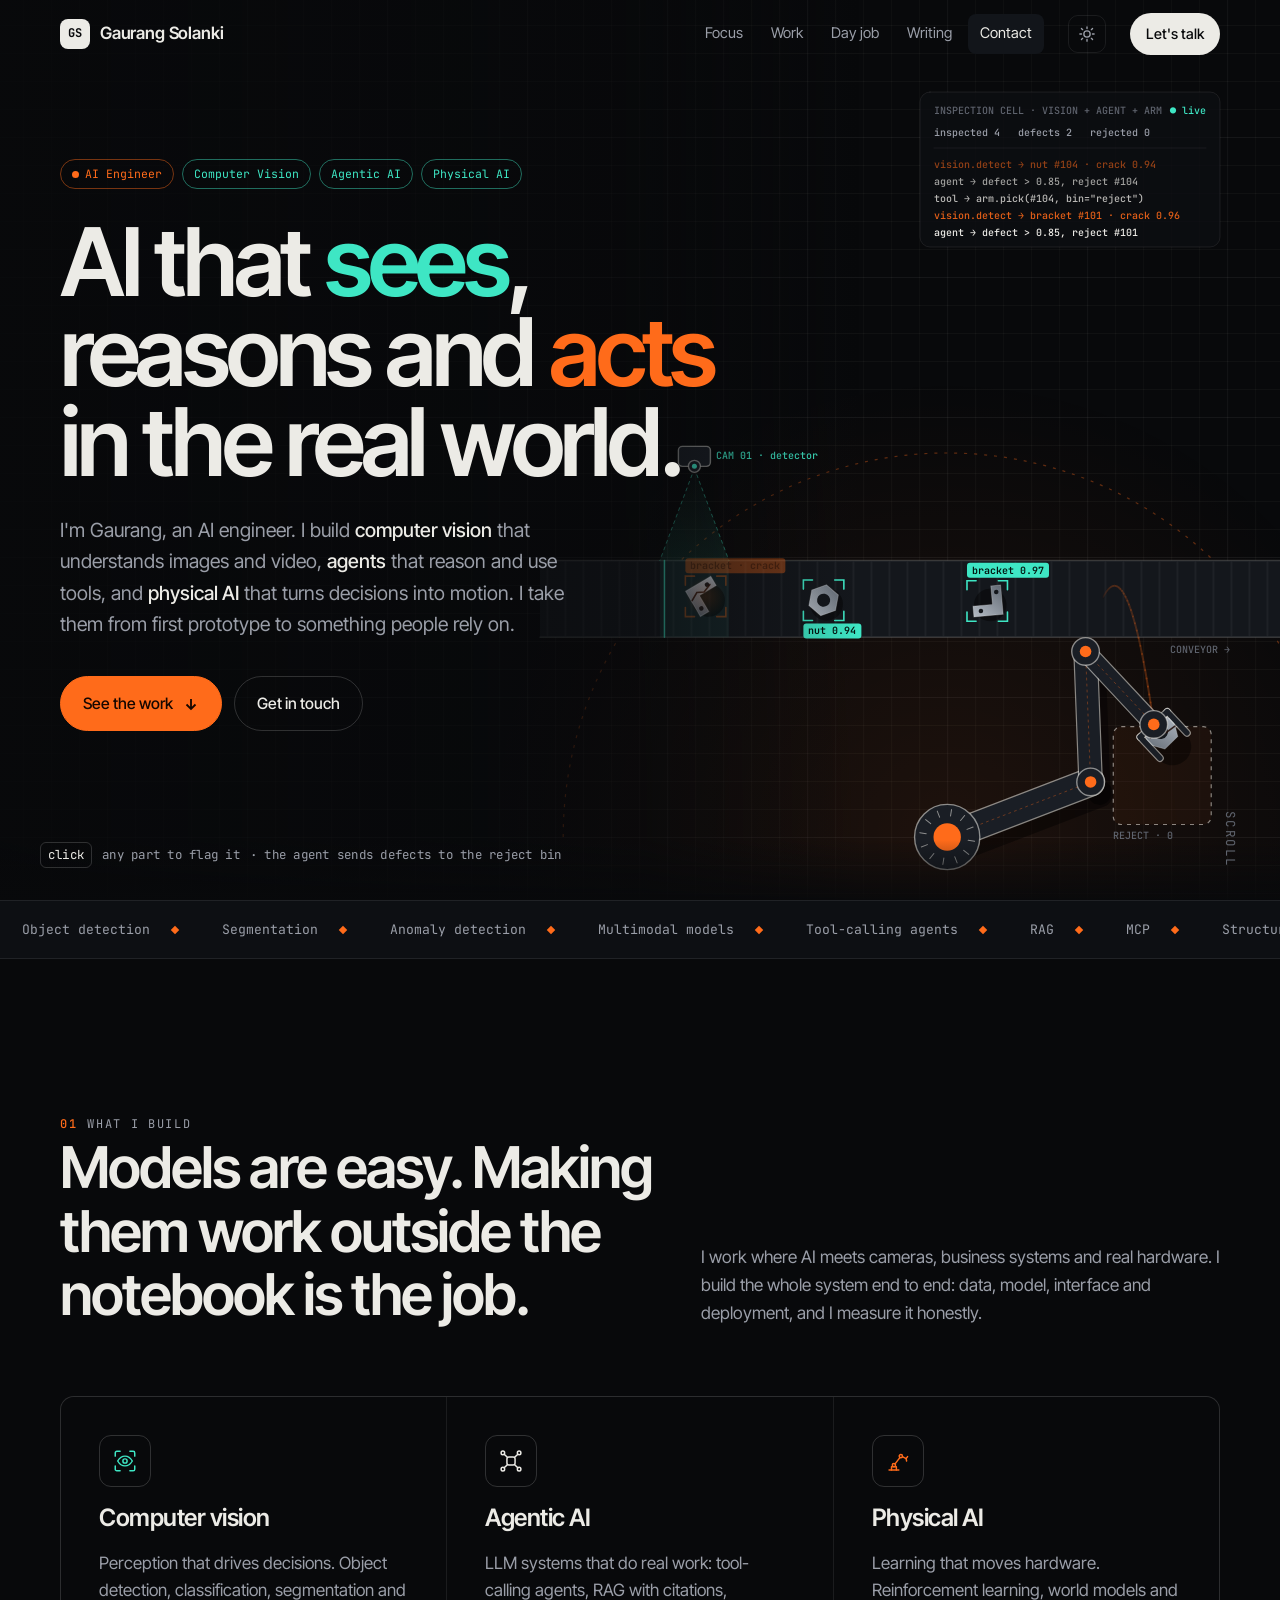
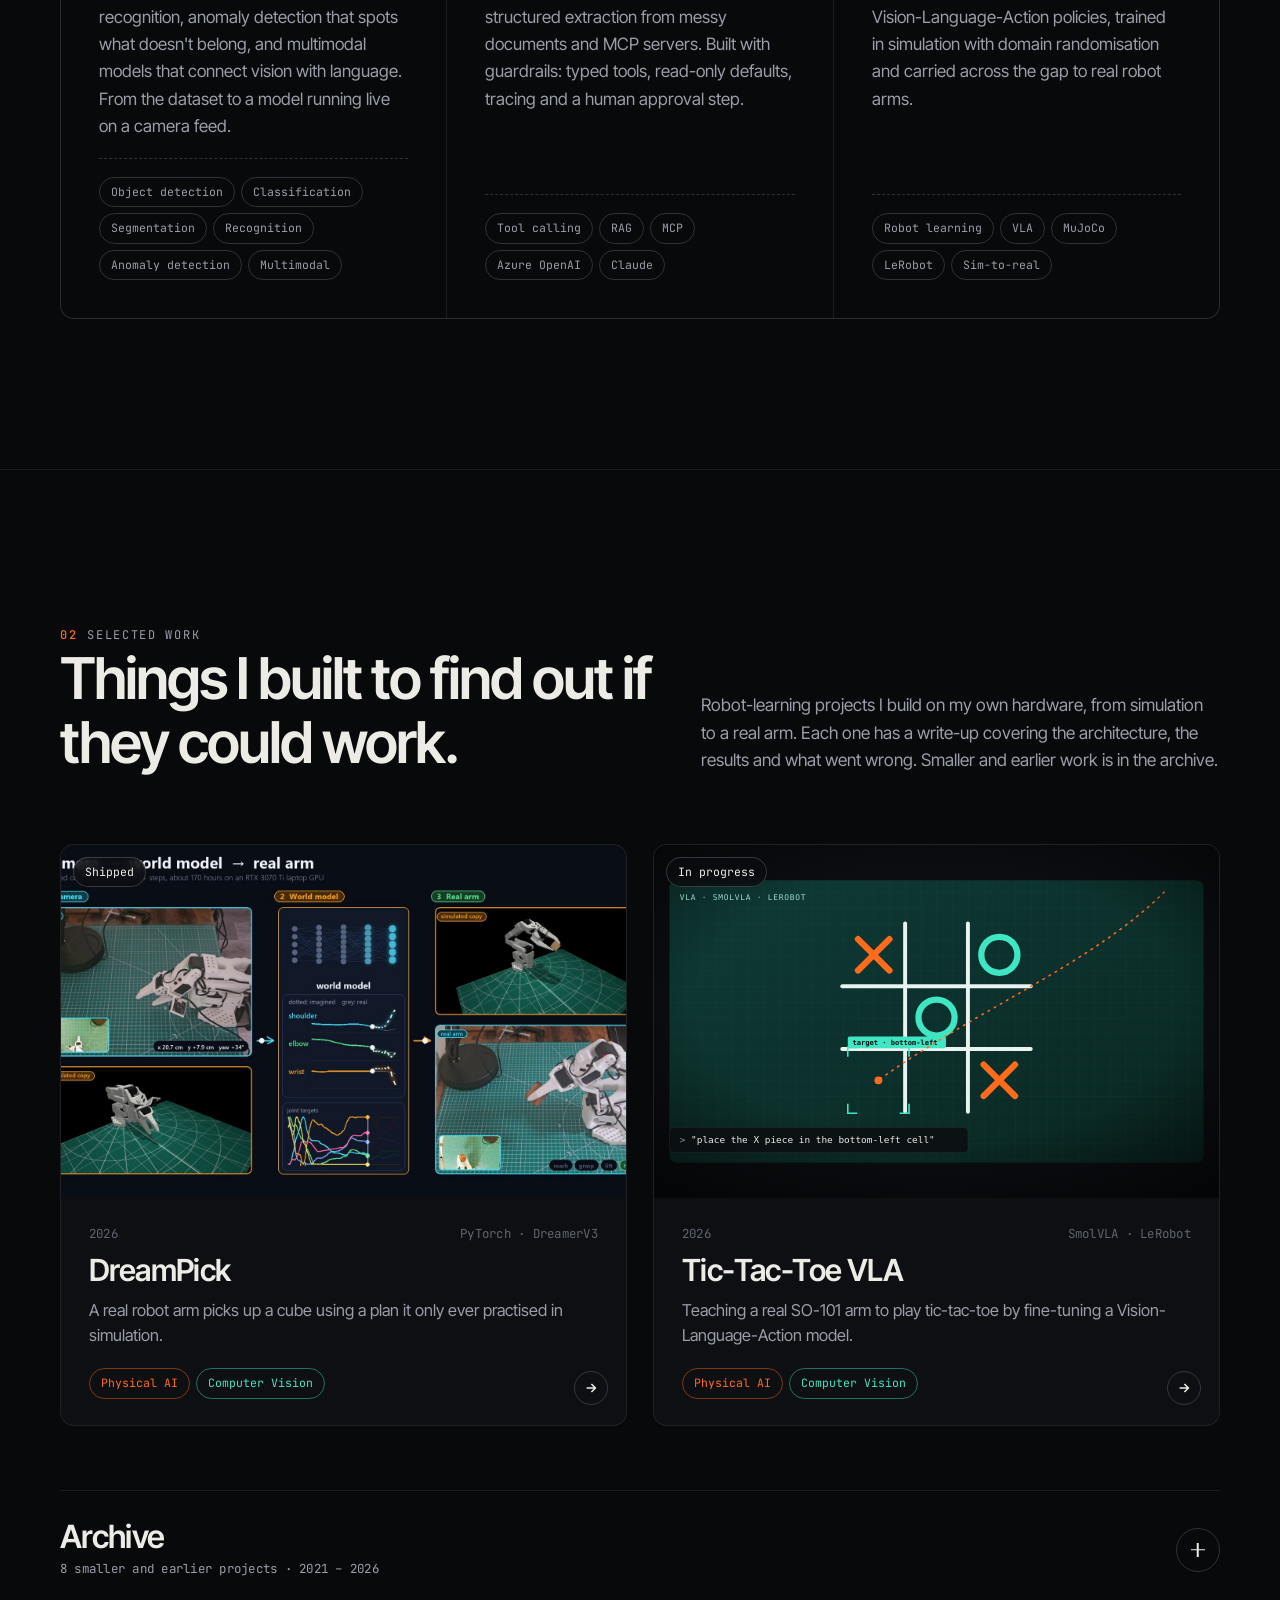
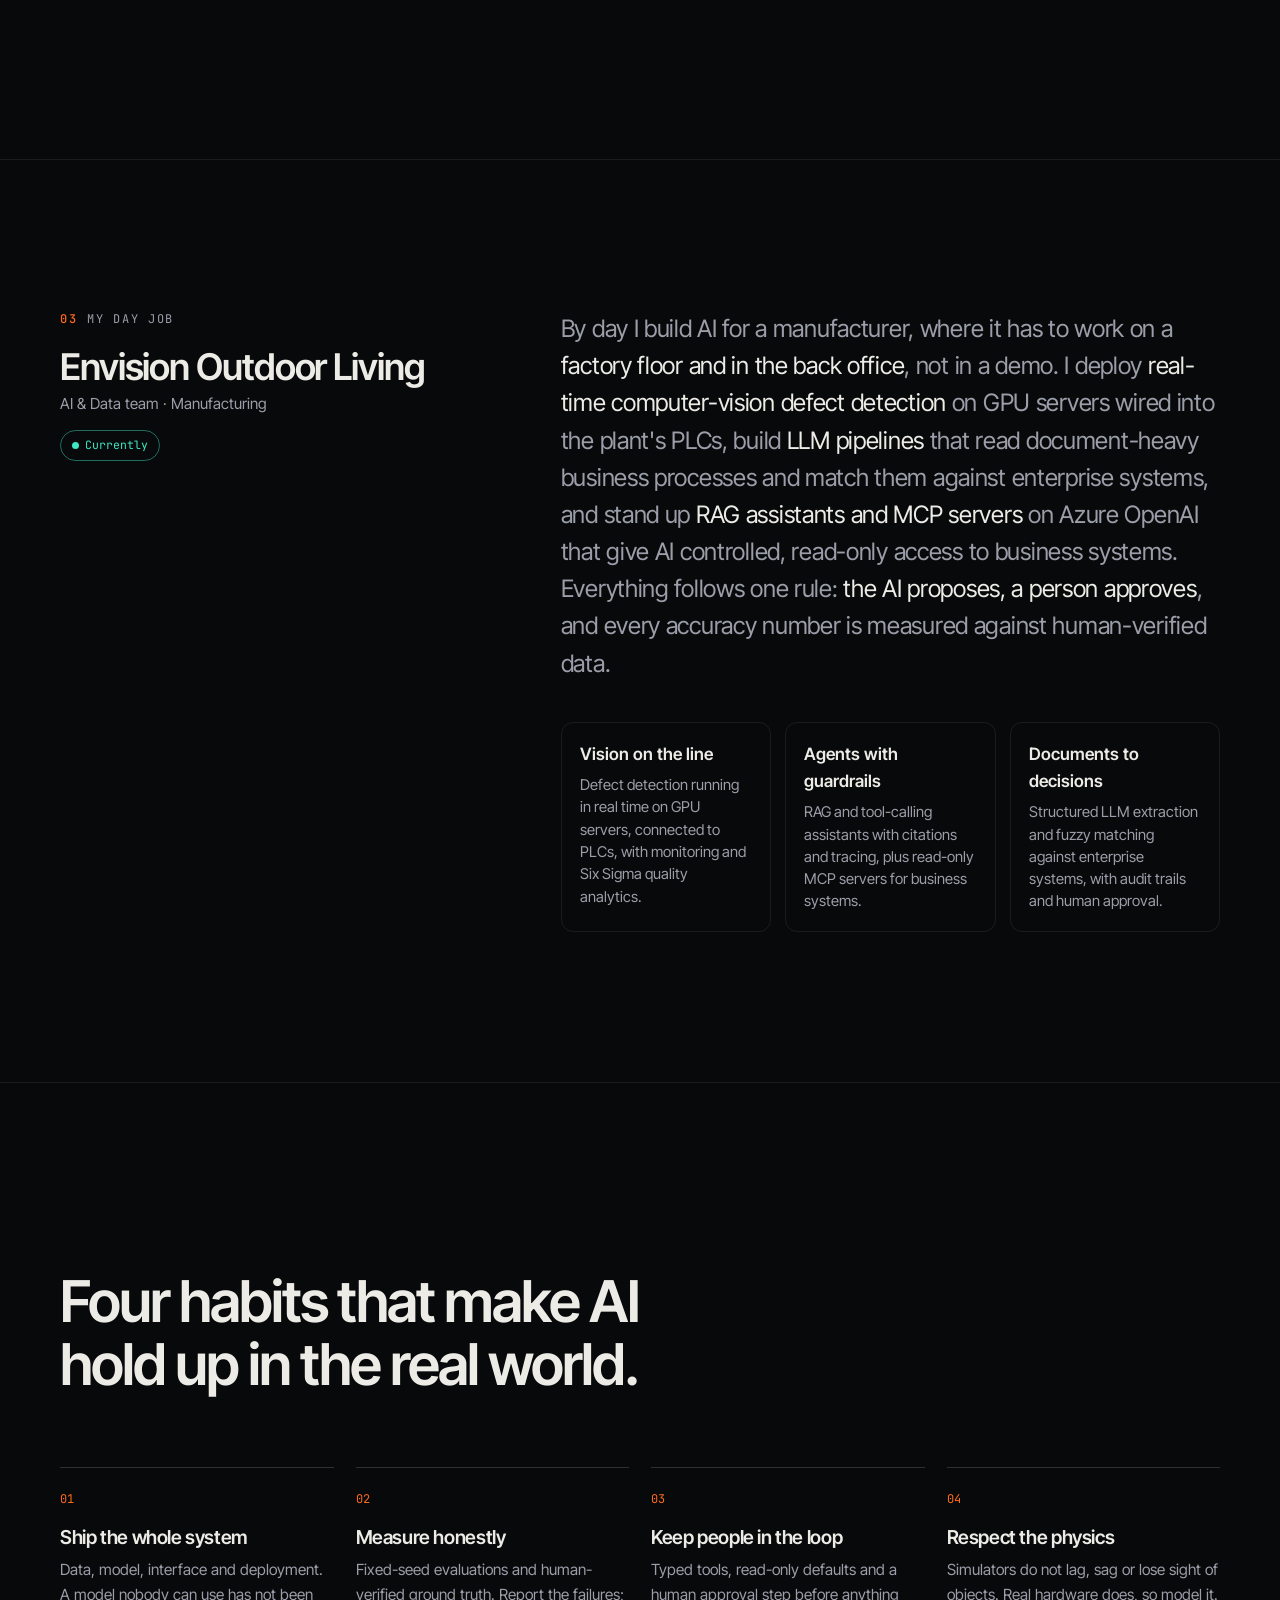
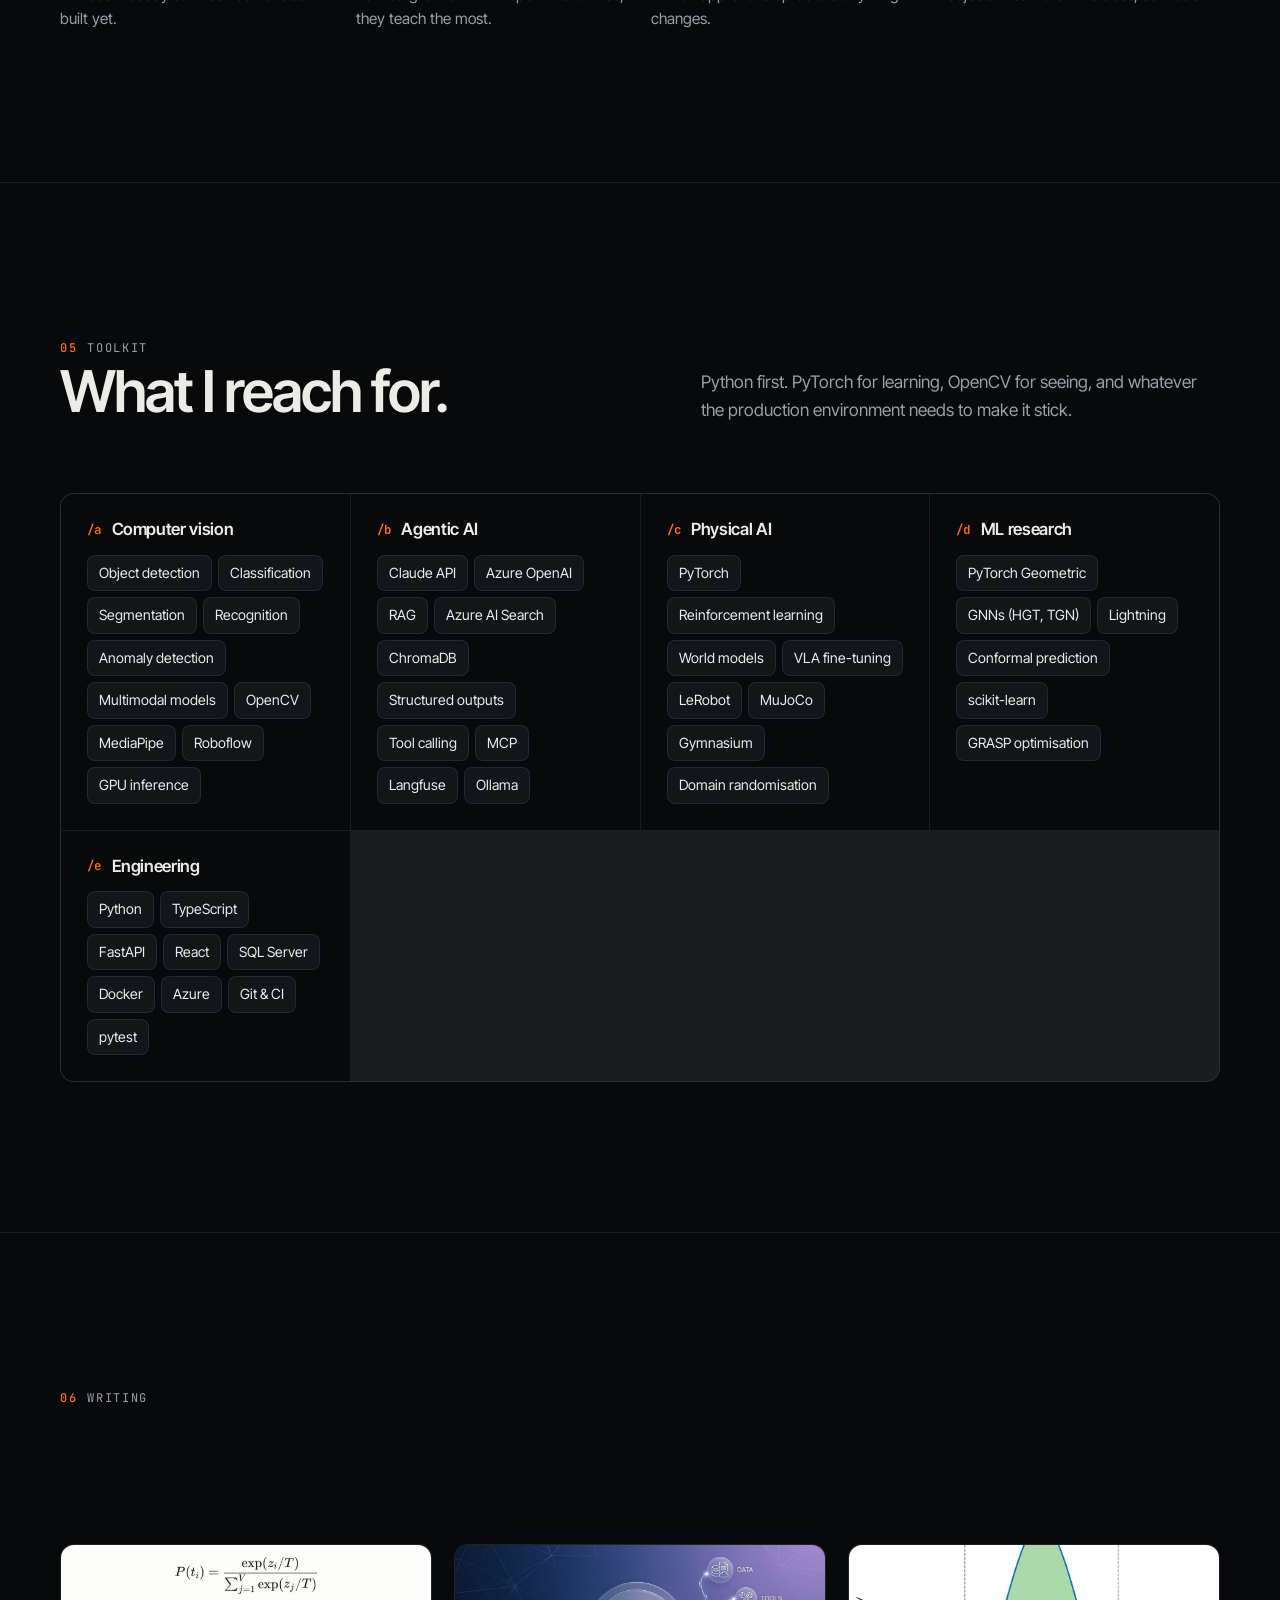
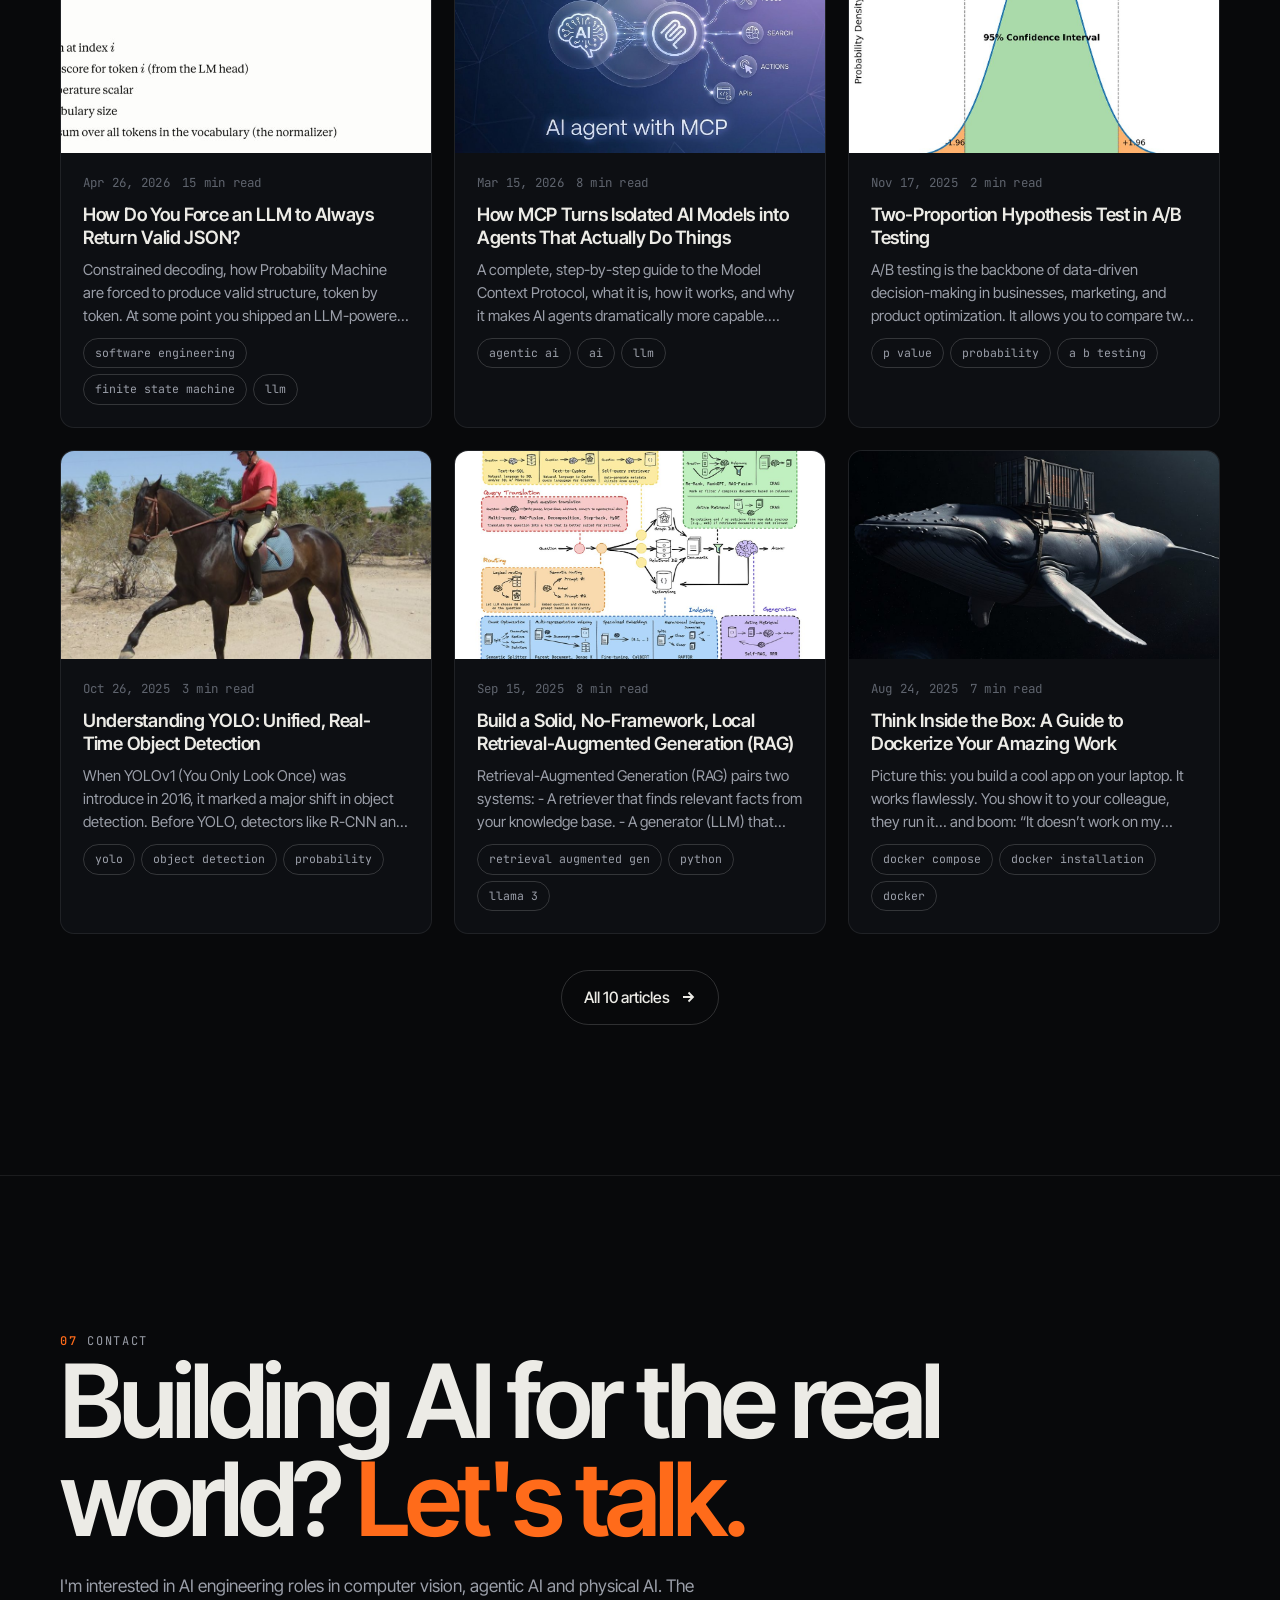
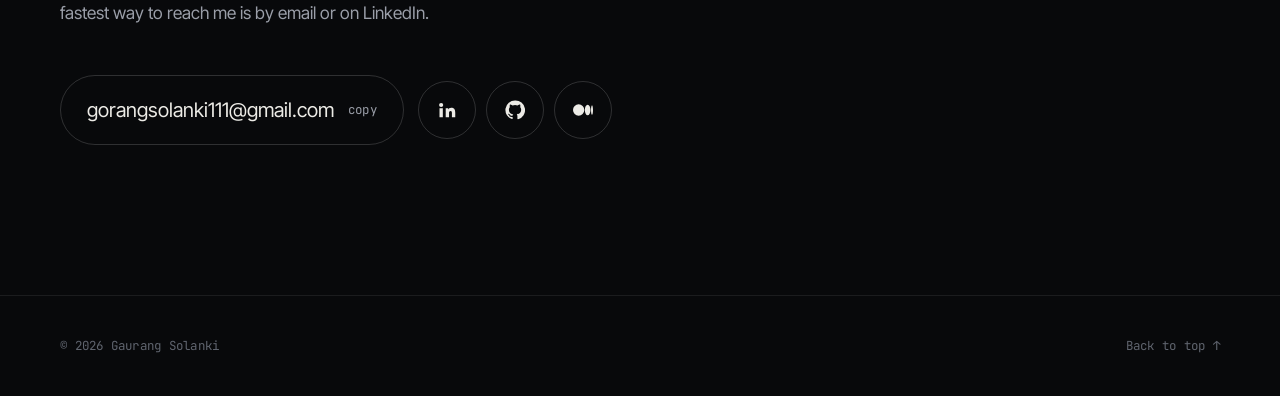
<file: index.html>
<!DOCTYPE html>
<html lang="en" class="no-js">
<head>
  <meta charset="utf-8">
  <meta name="viewport" content="width=device-width, initial-scale=1, viewport-fit=cover">
  <title>Gaurang Solanki · AI Engineer: Computer Vision, Agentic AI &amp; Physical AI</title>
  <meta name="description" content="Gaurang Solanki is an AI engineer who builds computer vision, agentic AI and physical AI systems: models that see, reason and act, taken from prototype to production.">
  <meta name="theme-color" content="#08090b">
  <meta property="og:type" content="website">
  <meta property="og:title" content="Gaurang Solanki · AI Engineer: Computer Vision, Agentic AI &amp; Physical AI">
  <meta property="og:description" content="AI that sees, reasons and acts in the real world.">
  <meta property="og:url" content="https://gaurang111.github.io/">
  <meta name="twitter:card" content="summary_large_image">
  <link rel="icon" href="assets/img/favicon.svg" type="image/svg+xml">
  <link rel="apple-touch-icon" href="assets/img/apple-touch-icon.png">
  <link rel="preconnect" href="https://fonts.googleapis.com">
  <link rel="preconnect" href="https://fonts.gstatic.com" crossorigin>
  <link href="https://fonts.googleapis.com/css2?family=Inter+Tight:wght@400;500;600;700&family=JetBrains+Mono:wght@400;500;700&display=swap" rel="stylesheet">
  <link rel="stylesheet" href="assets/css/style.css">
  <script>
    document.documentElement.classList.remove("no-js");
    try { var t = localStorage.getItem("theme"); if (t) document.documentElement.dataset.theme = t; } catch (e) {}
  </script>
  <script type="application/ld+json">
  {"@context":"https://schema.org","@type":"Person","name":"Gaurang Solanki","jobTitle":"AI Engineer","url":"https://gaurang111.github.io/",
   "knowsAbout":["Computer vision","Object detection","Image segmentation","Anomaly detection","Multimodal AI","Agentic AI","LLM agents","RAG","Model Context Protocol","Physical AI","Robot learning"],
   "sameAs":["https://github.com/Gaurang111","https://www.linkedin.com/in/gaurangsolanki111/","https://medium.com/@gorangsolanki111"]}
  </script>
</head>
<body data-page="home">
  <a class="skip" href="#main">Skip to content</a>

  <header class="nav" id="nav">
    <div class="wrap nav-in">
      <a class="brand" href="#top" aria-label="Gaurang Solanki, home"><span class="brand-mark">GS</span><span>Gaurang Solanki</span></a>
      <nav class="nav-links" id="navLinks" aria-label="Primary">
        <a href="#focus">Focus</a>
        <a href="#work">Work</a>
        <a href="#day-job">Day job</a>
        <a href="#writing">Writing</a>
        <a href="#contact">Contact</a>
      </nav>
      <button class="icon-btn" id="themeBtn" type="button" aria-label="Switch colour theme">
        <svg viewBox="0 0 24 24" fill="none" stroke="currentColor" stroke-width="1.8" stroke-linecap="round"><circle cx="12" cy="12" r="4.2"/><path d="M12 2.5v2.2M12 19.3v2.2M4.6 4.6l1.6 1.6M17.8 17.8l1.6 1.6M2.5 12h2.2M19.3 12h2.2M4.6 19.4l1.6-1.6M17.8 6.2l1.6-1.6"/></svg>
      </button>
      <a class="nav-cta" href="#contact">Let's talk</a>
      <button class="icon-btn menu-btn" id="menuBtn" type="button" aria-label="Open menu" aria-expanded="false" aria-controls="navLinks">
        <svg viewBox="0 0 24 24" fill="none" stroke="currentColor" stroke-width="1.8" stroke-linecap="round"><path d="M4 8h16M4 16h16"/></svg>
      </button>
    </div>
  </header>

  <main id="main">
    <!-- ============ HERO ============ -->
    <section class="hero" id="top">
      <canvas id="lab" aria-label="Interactive inspection cell: a camera detects parts on a conveyor, an agent decides which are defective, and a robot arm moves them to a reject bin. Click a part to flag it." role="img"></canvas>
      <div class="wrap hero-in">
        <div class="hero-kicker rv">
          <span class="chip act"><span class="dot"></span>AI Engineer</span>
          <span class="chip see">Computer Vision</span>
          <span class="chip see">Agentic AI</span>
          <span class="chip see">Physical AI</span>
        </div>
        <h1 class="rv d1">AI that <span class="see">sees</span>, reasons and <span class="accent">acts</span> in the real world.</h1>
        <p class="hero-sub rv d2">I'm Gaurang, an AI engineer. I build <strong>computer vision</strong> that understands images and video, <strong>agents</strong> that reason and use tools, and <strong>physical AI</strong> that turns decisions into motion. I take them from first prototype to something people rely on.</p>
        <div class="hero-cta rv d3">
          <a class="btn btn-act" href="#work">See the work
            <svg viewBox="0 0 16 16" fill="none" stroke="currentColor" stroke-width="1.8"><path d="M8 3v10M3.5 8.5 8 13l4.5-4.5"/></svg></a>
          <a class="btn" href="#contact">Get in touch</a>
        </div>
      </div>
      <p class="hero-hint mono" id="hint"><span class="key"><span class="mouse-only">click</span><span class="touch-only">tap</span></span> any part to flag it<span class="long"> · the agent sends defects to the reject bin</span></p>
      <span class="scroll-cue mono" aria-hidden="true">SCROLL</span>
    </section>

    <div class="ticker" aria-hidden="true">
      <div class="ticker-track">
        <span>Object detection</span><span>Segmentation</span><span>Anomaly detection</span><span>Multimodal models</span><span>Tool-calling agents</span><span>RAG</span><span>MCP</span><span>Structured outputs</span><span>Robot learning</span><span>Sim-to-real</span><span>Vision-Language-Action</span><span>PyTorch</span>
        <span>Object detection</span><span>Segmentation</span><span>Anomaly detection</span><span>Multimodal models</span><span>Tool-calling agents</span><span>RAG</span><span>MCP</span><span>Structured outputs</span><span>Robot learning</span><span>Sim-to-real</span><span>Vision-Language-Action</span><span>PyTorch</span>
      </div>
    </div>

    <!-- ============ FOCUS ============ -->
    <section class="sec" id="focus">
      <div class="wrap">
        <div class="sec-head split">
          <div>
            <p class="eyebrow rv"><b>01</b> What I build</p>
            <h2 class="sec-title rv d1">Models are easy. Making them work outside the notebook is the job.</h2>
          </div>
          <p class="sec-lead rv d2">I work where AI meets cameras, business systems and real hardware. I build the whole system end to end: data, model, interface and deployment, and I measure it honestly.</p>
        </div>
        <div class="focus">
          <article class="focus-card rv">
            <div class="focus-ico see"><svg viewBox="0 0 32 32" fill="none" stroke="currentColor" stroke-width="1.8" stroke-linecap="round" stroke-linejoin="round"><path d="M4 10V6a2 2 0 0 1 2-2h4M22 4h4a2 2 0 0 1 2 2v4M28 22v4a2 2 0 0 1-2 2h-4M10 28H6a2 2 0 0 1-2-2v-4"/><path d="M7 16s3.5-6 9-6 9 6 9 6-3.5 6-9 6-9-6-9-6z"/><circle cx="16" cy="16" r="2.6"/></svg></div>
            <h3>Computer vision</h3>
            <p>Perception that drives decisions. Object detection, classification, segmentation and recognition, anomaly detection that spots what doesn't belong, and multimodal models that connect vision with language. From the dataset to a model running live on a camera feed.</p>
            <ul><li class="chip">Object detection</li><li class="chip">Classification</li><li class="chip">Segmentation</li><li class="chip">Recognition</li><li class="chip">Anomaly detection</li><li class="chip">Multimodal</li></ul>
          </article>
          <article class="focus-card rv d1">
            <div class="focus-ico"><svg viewBox="0 0 32 32" fill="none" stroke="currentColor" stroke-width="1.8" stroke-linecap="round" stroke-linejoin="round"><rect x="11" y="11" width="10" height="10" rx="2.5"/><circle cx="6" cy="6" r="2.2"/><circle cx="26" cy="6" r="2.2"/><circle cx="6" cy="26" r="2.2"/><circle cx="26" cy="26" r="2.2"/><path d="m7.6 7.6 3.6 3.6M24.4 7.6l-3.6 3.6M7.6 24.4l3.6-3.6M24.4 24.4l-3.6-3.6"/></svg></div>
            <h3>Agentic AI</h3>
            <p>LLM systems that do real work: tool-calling agents, RAG with citations, structured extraction from messy documents and MCP servers. Built with guardrails: typed tools, read-only defaults, tracing and a human approval step.</p>
            <ul><li class="chip">Tool calling</li><li class="chip">RAG</li><li class="chip">MCP</li><li class="chip">Azure OpenAI</li><li class="chip">Claude</li></ul>
          </article>
          <article class="focus-card rv d2">
            <div class="focus-ico act"><svg viewBox="0 0 32 32" fill="none" stroke="currentColor" stroke-width="1.8" stroke-linecap="round" stroke-linejoin="round"><path d="M5 27h12"/><path d="M8 27v-4h6v4"/><circle cx="11" cy="21" r="2"/><path d="m12.4 19.6 6.1-8.1"/><circle cx="19.5" cy="10" r="2"/><path d="m21.4 10.6 4.6 2.4"/><path d="m26 13 1.8-2.4M26 13l.6 3"/></svg></div>
            <h3>Physical AI</h3>
            <p>Learning that moves hardware. Reinforcement learning, world models and Vision-Language-Action policies, trained in simulation with domain randomisation and carried across the gap to real robot arms.</p>
            <ul><li class="chip">Robot learning</li><li class="chip">VLA</li><li class="chip">MuJoCo</li><li class="chip">LeRobot</li><li class="chip">Sim-to-real</li></ul>
          </article>
        </div>
      </div>
    </section>

    <!-- ============ WORK ============ -->
    <section class="sec" id="work">
      <div class="wrap">
        <div class="sec-head split">
          <div>
            <p class="eyebrow rv"><b>02</b> Selected work</p>
            <h2 class="sec-title rv d1">Things I built to find out if they could work.</h2>
          </div>
          <p class="sec-lead rv d2">Robot-learning projects I build on my own hardware, from simulation to a real arm. Each one has a write-up covering the architecture, the results and what went wrong. Smaller and earlier work is in the archive.</p>
        </div>

        <div class="grid grid-2" id="projectGrid"></div>

        <div class="archive" id="archive">
          <button class="archive-toggle" id="archiveBtn" type="button" aria-expanded="false" aria-controls="archivePanel">
            <div>
              <h3>Archive</h3>
              <span class="mono" id="archiveCount">Smaller and earlier projects</span>
            </div>
            <span class="archive-plus" aria-hidden="true"></span>
          </button>
          <div class="archive-panel" id="archivePanel">
            <div class="archive-inner"><div class="archive-grid" id="archiveGrid"></div></div>
          </div>
        </div>
      </div>
    </section>

    <!-- ============ DAY JOB ============ -->
    <section class="sec" id="day-job">
      <div class="wrap dayjob">
        <div class="dayjob-meta">
          <p class="eyebrow rv"><b>03</b> My day job</p>
          <h2 class="dayjob-co rv d1">Envision Outdoor Living<small>AI &amp; Data team · Manufacturing</small></h2>
          <span class="chip see rv d2" style="align-self:flex-start"><span class="dot pulse"></span>Currently</span>
        </div>
        <div>
          <p class="dayjob-text rv">By day I build AI for a manufacturer, where it has to work on a <em>factory floor and in the back office</em>, not in a demo. I deploy <em>real-time computer-vision defect detection</em> on GPU servers wired into the plant's PLCs, build <em>LLM pipelines</em> that read document-heavy business processes and match them against enterprise systems, and stand up <em>RAG assistants and MCP servers</em> on Azure OpenAI that give AI controlled, read-only access to business systems. Everything follows one rule: <em>the AI proposes, a person approves</em>, and every accuracy number is measured against human-verified data.</p>
          <div class="pillars">
            <div class="pillar rv"><b>Vision on the line</b><span>Defect detection running in real time on GPU servers, connected to PLCs, with monitoring and Six Sigma quality analytics.</span></div>
            <div class="pillar rv d1"><b>Agents with guardrails</b><span>RAG and tool-calling assistants with citations and tracing, plus read-only MCP servers for business systems.</span></div>
            <div class="pillar rv d2"><b>Documents to decisions</b><span>Structured LLM extraction and fuzzy matching against enterprise systems, with audit trails and human approval.</span></div>
          </div>
        </div>
      </div>
    </section>

    <!-- ============ PRINCIPLES ============ -->
    <section class="sec" id="principles">
      <div class="wrap">
        <div class="sec-head">
          <p class="eyebrow rv"><b>04</b> How I work</p>
          <h2 class="sec-title rv d1">Four habits that make AI hold up in the real world.</h2>
        </div>
        <div class="principles">
          <div class="principle rv"><h3>Ship the whole system</h3><p>Data, model, interface and deployment. A model nobody can use has not been built yet.</p></div>
          <div class="principle rv d1"><h3>Measure honestly</h3><p>Fixed-seed evaluations and human-verified ground truth. Report the failures; they teach the most.</p></div>
          <div class="principle rv d2"><h3>Keep people in the loop</h3><p>Typed tools, read-only defaults and a human approval step before anything changes.</p></div>
          <div class="principle rv d3"><h3>Respect the physics</h3><p>Simulators do not lag, sag or lose sight of objects. Real hardware does, so model it.</p></div>
        </div>
      </div>
    </section>

    <!-- ============ TOOLKIT ============ -->
    <section class="sec" id="toolkit">
      <div class="wrap">
        <div class="sec-head split">
          <div>
            <p class="eyebrow rv"><b>05</b> Toolkit</p>
            <h2 class="sec-title rv d1">What I reach for.</h2>
          </div>
          <p class="sec-lead rv d2">Python first. PyTorch for learning, OpenCV for seeing, and whatever the production environment needs to make it stick.</p>
        </div>
        <div class="kit rv">
          <div class="kit-col"><h3><span class="mono">/a</span>Computer vision</h3><ul><li>Object detection</li><li>Classification</li><li>Segmentation</li><li>Recognition</li><li>Anomaly detection</li><li>Multimodal models</li><li>OpenCV</li><li>MediaPipe</li><li>Roboflow</li><li>GPU inference</li></ul></div>
          <div class="kit-col"><h3><span class="mono">/b</span>Agentic AI</h3><ul><li>Claude API</li><li>Azure OpenAI</li><li>RAG</li><li>Azure AI Search</li><li>ChromaDB</li><li>Structured outputs</li><li>Tool calling</li><li>MCP</li><li>Langfuse</li><li>Ollama</li></ul></div>
          <div class="kit-col"><h3><span class="mono">/c</span>Physical AI</h3><ul><li>PyTorch</li><li>Reinforcement learning</li><li>World models</li><li>VLA fine-tuning</li><li>LeRobot</li><li>MuJoCo</li><li>Gymnasium</li><li>Domain randomisation</li></ul></div>
          <div class="kit-col"><h3><span class="mono">/d</span>ML research</h3><ul><li>PyTorch Geometric</li><li>GNNs (HGT, TGN)</li><li>Lightning</li><li>Conformal prediction</li><li>scikit-learn</li><li>GRASP optimisation</li></ul></div>
          <div class="kit-col"><h3><span class="mono">/e</span>Engineering</h3><ul><li>Python</li><li>TypeScript</li><li>FastAPI</li><li>React</li><li>SQL Server</li><li>Docker</li><li>Azure</li><li>Git &amp; CI</li><li>pytest</li></ul></div>
        </div>
      </div>
    </section>

    <!-- ============ WRITING ============ -->
    <section class="sec" id="writing">
      <div class="wrap">
        <div class="sec-head split">
          <div>
            <p class="eyebrow rv"><b>06</b> Writing</p>
            <h2 class="sec-title rv d1">I explain what I learn.</h2>
          </div>
          <p class="sec-lead rv d2">Plain-language deep dives on how AI actually works, from YOLO and transformers to constrained decoding and MCP.</p>
        </div>
        <div class="posts" id="posts"><div class="skeleton"></div><div class="skeleton"></div><div class="skeleton"></div></div>
        <div class="sec-foot"><a class="btn" href="writing.html" id="allPosts">All articles
          <svg viewBox="0 0 16 16" fill="none" stroke="currentColor" stroke-width="1.8"><path d="M3 8h10M8.5 3.5 13 8l-4.5 4.5"/></svg></a></div>
      </div>
    </section>

    <!-- ============ CONTACT ============ -->
    <section class="sec contact" id="contact">
      <div class="wrap">
        <p class="eyebrow rv"><b>07</b> Contact</p>
        <h2 class="contact-big rv d1">Building AI for the real world? <span>Let's talk.</span></h2>
        <p class="sec-lead rv d2" style="margin-top:24px">I'm interested in AI engineering roles in computer vision, agentic AI and physical AI. The fastest way to reach me is by email or on LinkedIn.</p>
        <div class="contact-row rv d3">
          <button class="mail" id="mail" type="button"><span id="mailText"></span><span class="mono" id="mailHint">copy</span></button>
          <div class="socials">
            <a href="https://www.linkedin.com/in/gaurangsolanki111/" target="_blank" rel="noopener" aria-label="LinkedIn"><svg viewBox="0 0 24 24" fill="currentColor"><path d="M4.98 3.5a2.5 2.5 0 1 1 0 5 2.5 2.5 0 0 1 0-5zM3 9.75h4v11H3v-11zm6.5 0h3.8v1.6h.05c.53-1 1.83-2.05 3.77-2.05 4.03 0 4.78 2.6 4.78 6v5.45h-4v-4.83c0-1.15-.02-2.63-1.6-2.63-1.6 0-1.85 1.25-1.85 2.55v4.91h-4v-11z"/></svg></a>
            <a href="https://github.com/Gaurang111" target="_blank" rel="noopener" aria-label="GitHub"><svg viewBox="0 0 24 24" fill="currentColor"><path d="M12 .5a11.5 11.5 0 0 0-3.64 22.41c.58.1.79-.25.79-.56v-2c-3.2.7-3.88-1.37-3.88-1.37-.52-1.33-1.28-1.69-1.28-1.69-1.05-.71.08-.7.08-.7 1.16.08 1.77 1.19 1.77 1.19 1.03 1.77 2.7 1.26 3.36.96.1-.75.4-1.26.73-1.55-2.56-.29-5.25-1.28-5.25-5.7 0-1.26.45-2.29 1.19-3.1-.12-.29-.52-1.47.11-3.06 0 0 .97-.31 3.17 1.18a11 11 0 0 1 5.77 0c2.2-1.49 3.17-1.18 3.17-1.18.63 1.59.23 2.77.11 3.06.74.81 1.19 1.84 1.19 3.1 0 4.43-2.7 5.4-5.27 5.69.41.36.78 1.06.78 2.14v3.17c0 .31.21.67.8.56A11.5 11.5 0 0 0 12 .5z"/></svg></a>
            <a href="https://medium.com/@gorangsolanki111" target="_blank" rel="noopener" aria-label="Medium"><svg viewBox="0 0 24 24" fill="currentColor"><path d="M13.54 12a6.8 6.8 0 0 1-6.77 6.82A6.8 6.8 0 0 1 0 12a6.8 6.8 0 0 1 6.77-6.82A6.8 6.8 0 0 1 13.54 12zm7.42 0c0 3.54-1.51 6.42-3.38 6.42-1.87 0-3.39-2.88-3.39-6.42s1.52-6.42 3.39-6.42 3.38 2.88 3.38 6.42M24 12c0 3.17-.53 5.75-1.19 5.75-.66 0-1.19-2.58-1.19-5.75s.53-5.75 1.19-5.75C23.47 6.25 24 8.83 24 12z"/></svg></a>
          </div>
        </div>
      </div>
    </section>
  </main>

  <footer class="foot mono">
    <div class="wrap">
      <span>© <span id="year">2026</span> Gaurang Solanki</span>
      <a href="#top">Back to top ↑</a>
    </div>
  </footer>

  <script src="assets/js/data.js"></script>  <script src="assets/js/site.js"></script>
  <script src="assets/js/lab.js"></script>
</body>
</html>
</file>
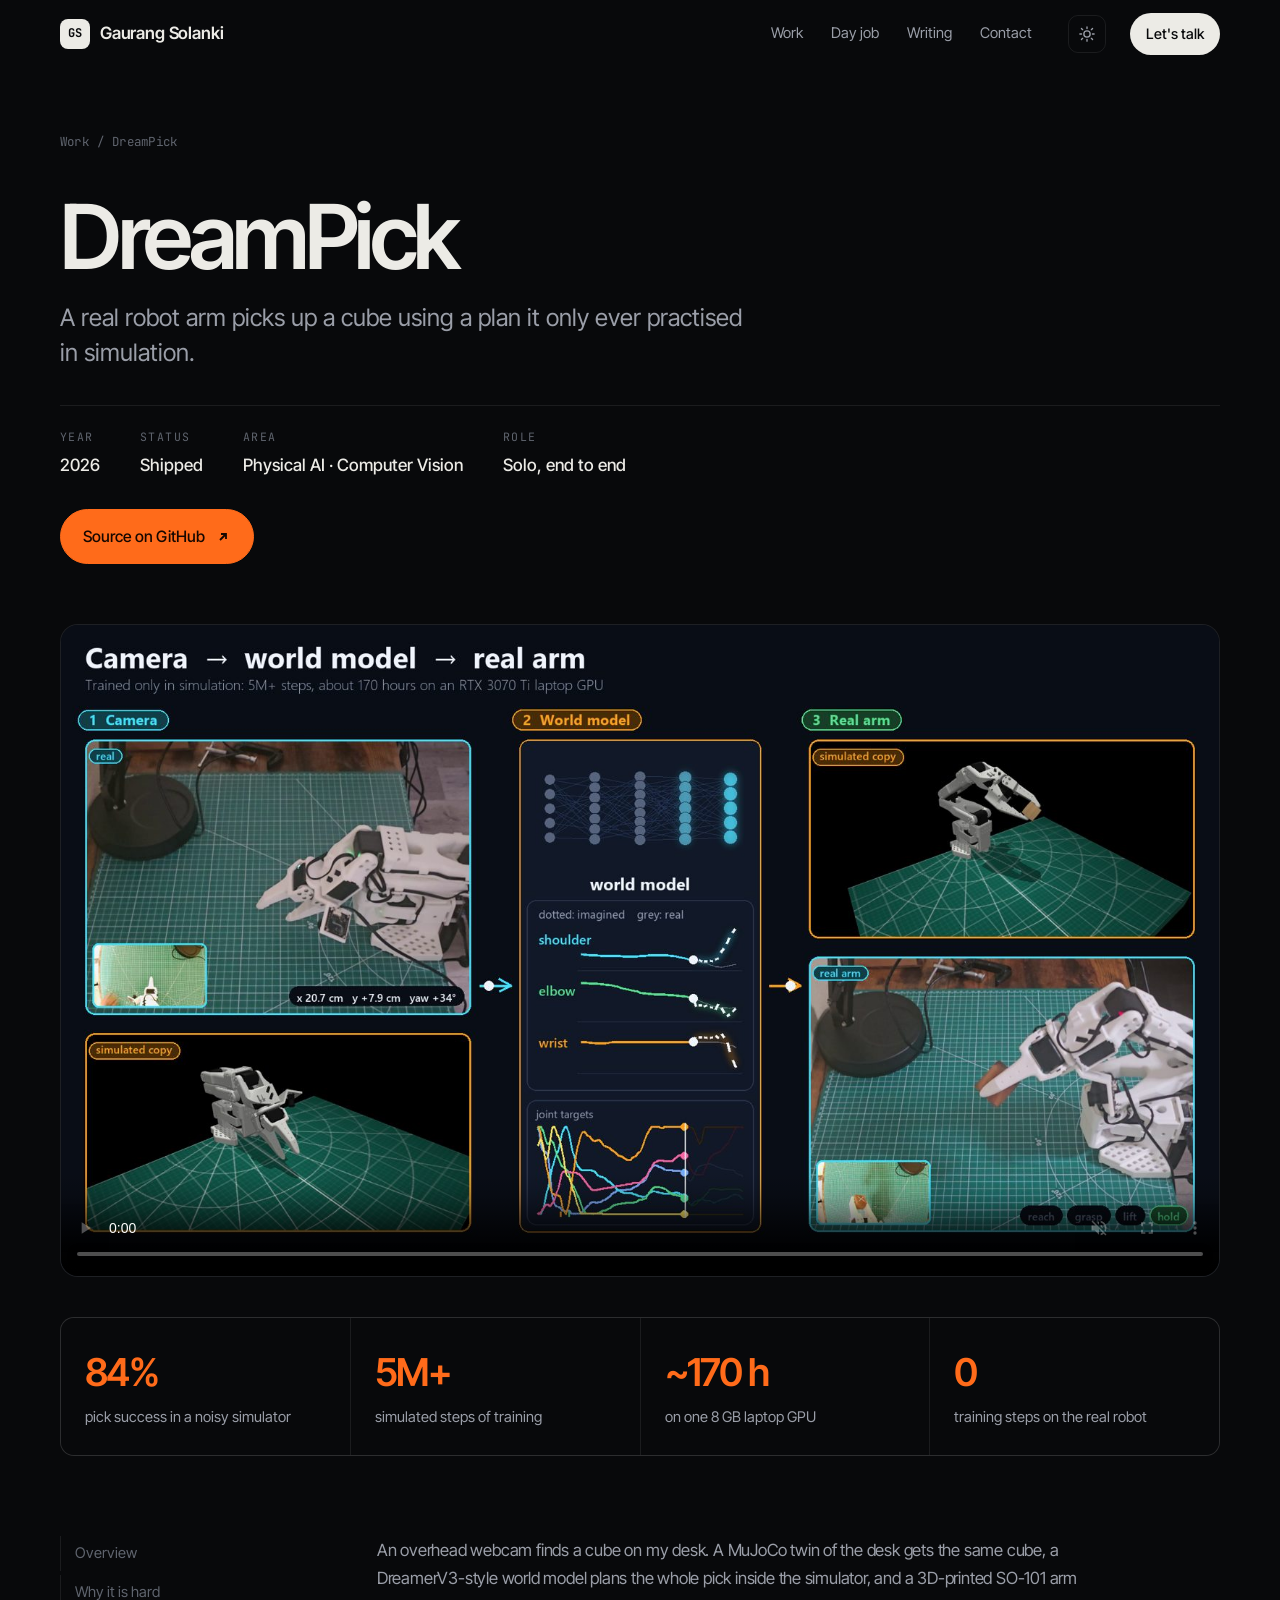
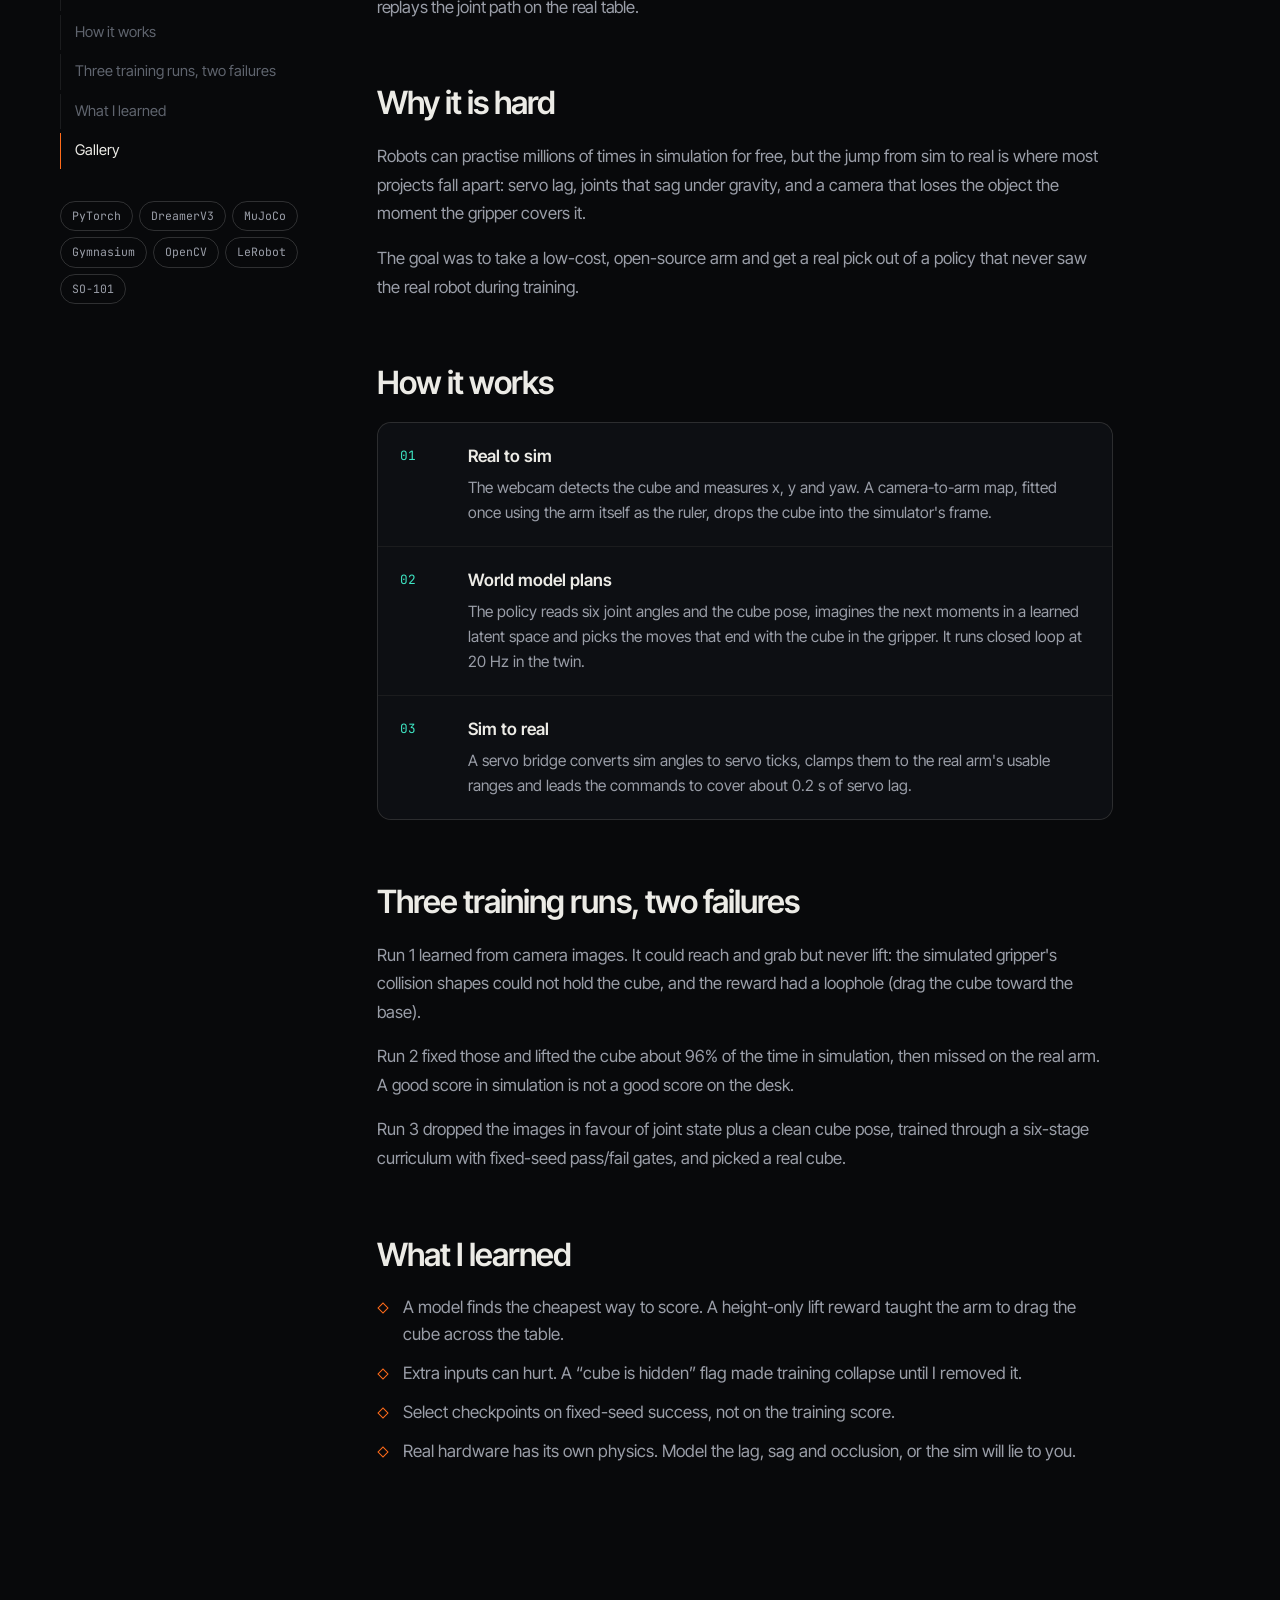
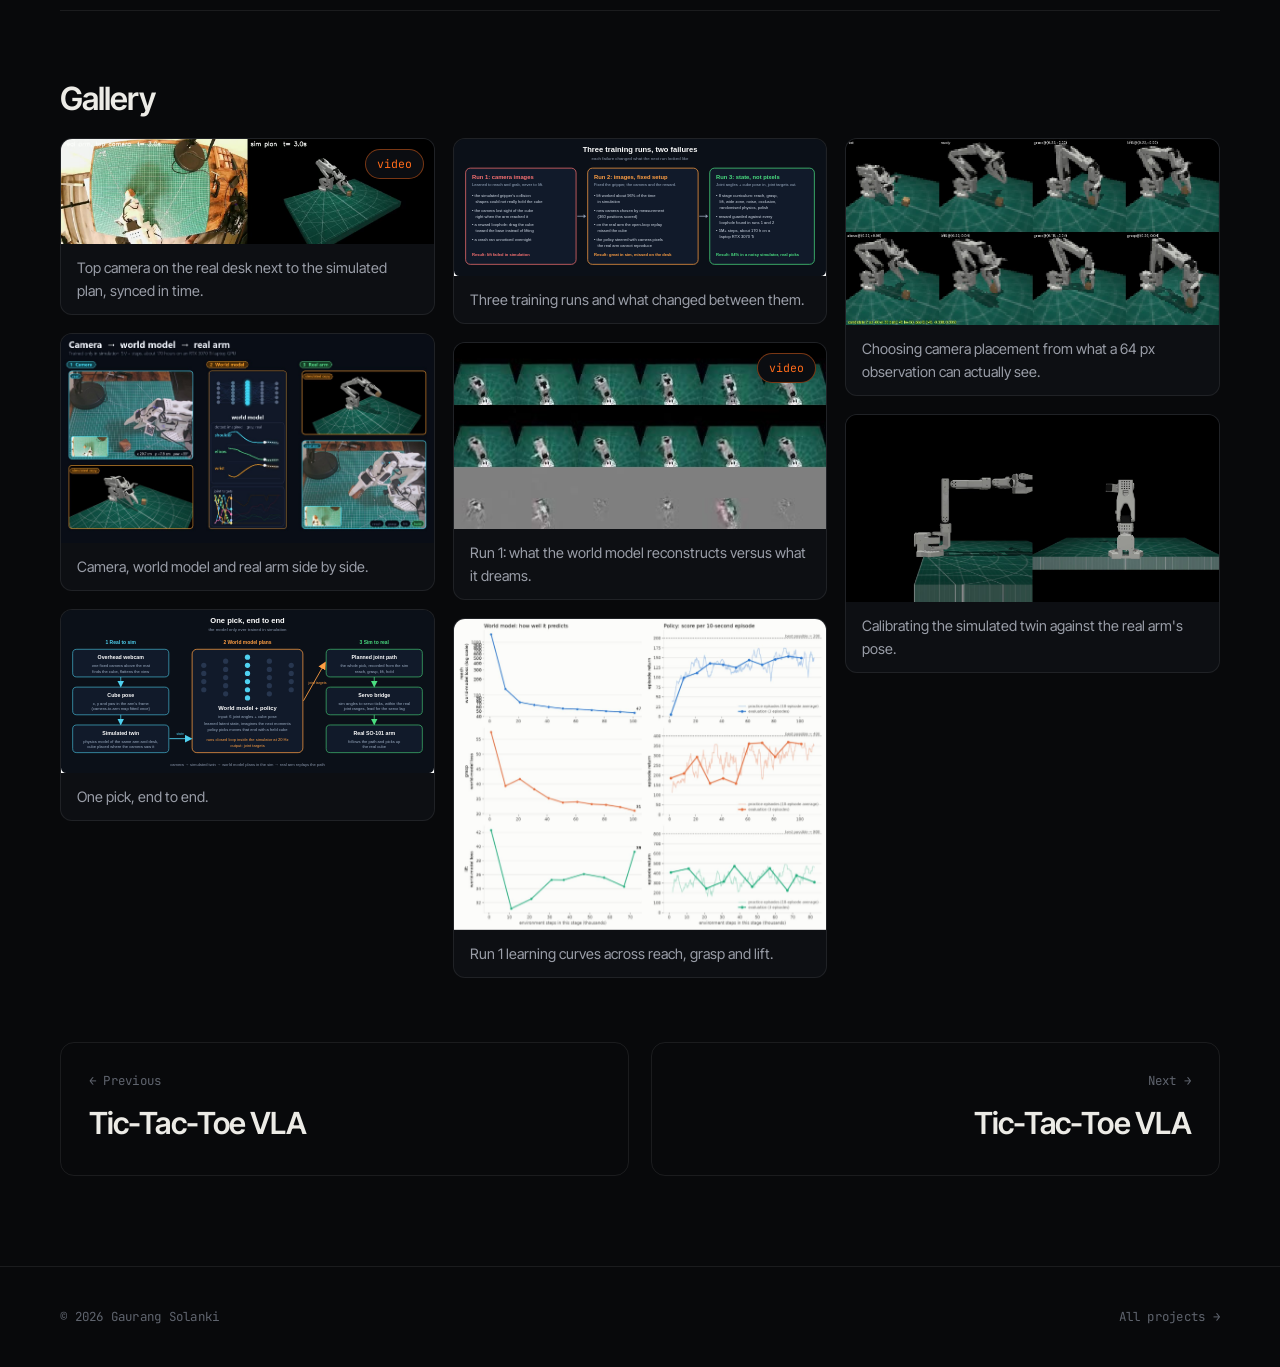
<file: project.html>
<!DOCTYPE html>
<html lang="en" class="no-js">
<head>
  <meta charset="utf-8">
  <meta name="viewport" content="width=device-width, initial-scale=1, viewport-fit=cover">
  <title>Project · Gaurang Solanki</title>
  <meta name="description" content="Project case study by Gaurang Solanki, AI engineer.">
  <meta name="theme-color" content="#08090b">
  <link rel="icon" href="assets/img/favicon.svg" type="image/svg+xml">
  <link rel="apple-touch-icon" href="assets/img/apple-touch-icon.png">
  <link rel="preconnect" href="https://fonts.googleapis.com">
  <link rel="preconnect" href="https://fonts.gstatic.com" crossorigin>
  <link href="https://fonts.googleapis.com/css2?family=Inter+Tight:wght@400;500;600;700&family=JetBrains+Mono:wght@400;500;700&display=swap" rel="stylesheet">
  <link rel="stylesheet" href="assets/css/style.css">
  <script>
    document.documentElement.classList.remove("no-js");
    try { var t = localStorage.getItem("theme"); if (t) document.documentElement.dataset.theme = t; } catch (e) {}
  </script>
</head>
<body data-page="project">
  <a class="skip" href="#main">Skip to content</a>
  <header class="nav" id="nav">
    <div class="wrap nav-in">
      <a class="brand" href="index.html" aria-label="Gaurang Solanki, home"><span class="brand-mark">GS</span><span>Gaurang Solanki</span></a>
      <nav class="nav-links" id="navLinks" aria-label="Primary">
        <a href="index.html#work">Work</a>
        <a href="index.html#day-job">Day job</a>
        <a href="writing.html">Writing</a>
        <a href="index.html#contact">Contact</a>
      </nav>
      <button class="icon-btn" id="themeBtn" type="button" aria-label="Switch colour theme">
        <svg viewBox="0 0 24 24" fill="none" stroke="currentColor" stroke-width="1.8" stroke-linecap="round"><circle cx="12" cy="12" r="4.2"/><path d="M12 2.5v2.2M12 19.3v2.2M4.6 4.6l1.6 1.6M17.8 17.8l1.6 1.6M2.5 12h2.2M19.3 12h2.2M4.6 19.4l1.6-1.6M17.8 6.2l1.6-1.6"/></svg>
      </button>
      <a class="nav-cta" href="index.html#contact">Let's talk</a>
      <button class="icon-btn menu-btn" id="menuBtn" type="button" aria-label="Open menu" aria-expanded="false" aria-controls="navLinks">
        <svg viewBox="0 0 24 24" fill="none" stroke="currentColor" stroke-width="1.8" stroke-linecap="round"><path d="M4 8h16M4 16h16"/></svg>
      </button>
    </div>
  </header>

  <main id="main"><div class="wrap" id="project"></div></main>

  <div class="lb" id="lb" role="dialog" aria-modal="true" aria-label="Gallery viewer">
    <span class="lb-count mono" id="lbCount"></span>
    <button class="lb-btn lb-close" id="lbClose" type="button" aria-label="Close"><svg viewBox="0 0 16 16" fill="none" stroke="currentColor" stroke-width="1.8"><path d="m3 3 10 10M13 3 3 13"/></svg></button>
    <button class="lb-btn lb-prev" id="lbPrev" type="button" aria-label="Previous"><svg viewBox="0 0 16 16" fill="none" stroke="currentColor" stroke-width="1.8"><path d="M10 3 5 8l5 5"/></svg></button>
    <button class="lb-btn lb-next" id="lbNext" type="button" aria-label="Next"><svg viewBox="0 0 16 16" fill="none" stroke="currentColor" stroke-width="1.8"><path d="m6 3 5 5-5 5"/></svg></button>
    <div class="lb-stage" id="lbStage"></div>
  </div>

  <footer class="foot mono">
    <div class="wrap">
      <span>© <span id="year">2026</span> Gaurang Solanki</span>
      <a href="index.html#work">All projects →</a>
    </div>
  </footer>

  <script src="assets/js/data.js"></script>
  <script src="assets/js/site.js"></script>
  <script src="assets/js/project.js"></script>
</body>
</html>
</file>
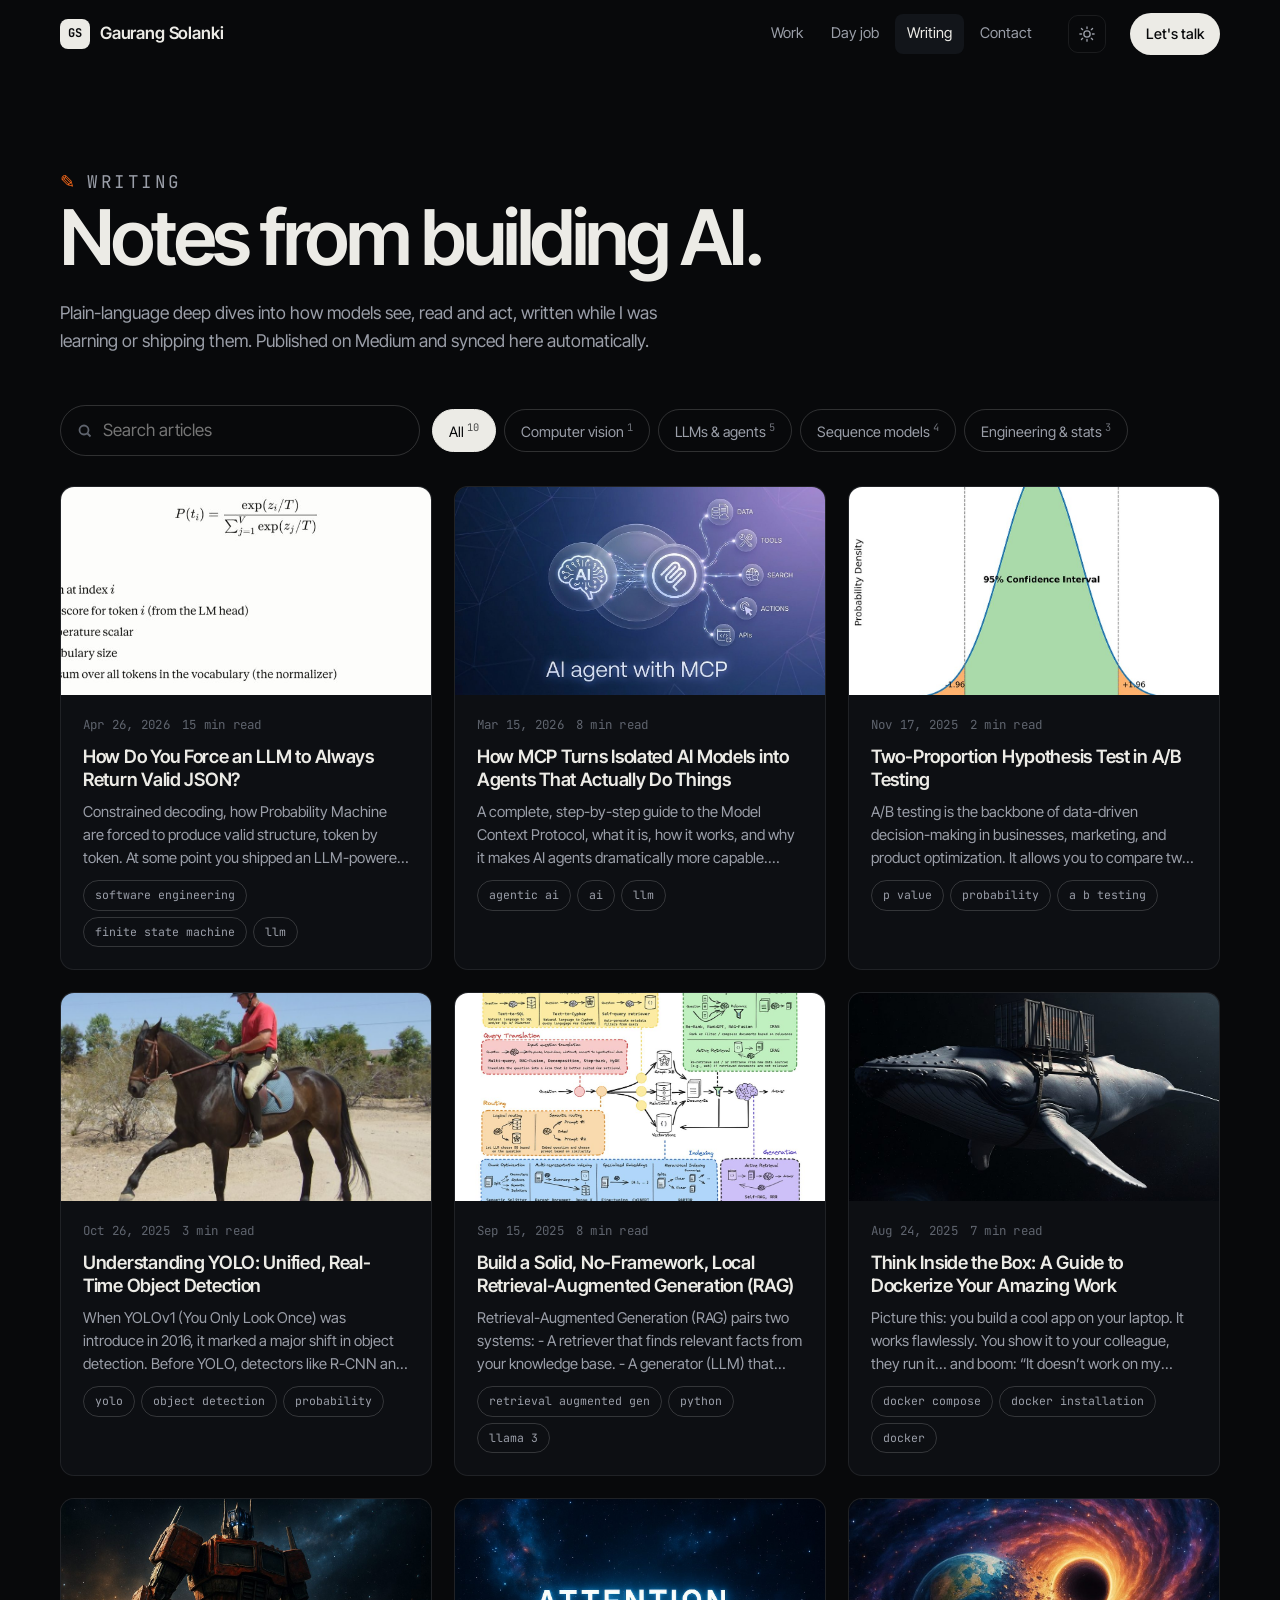
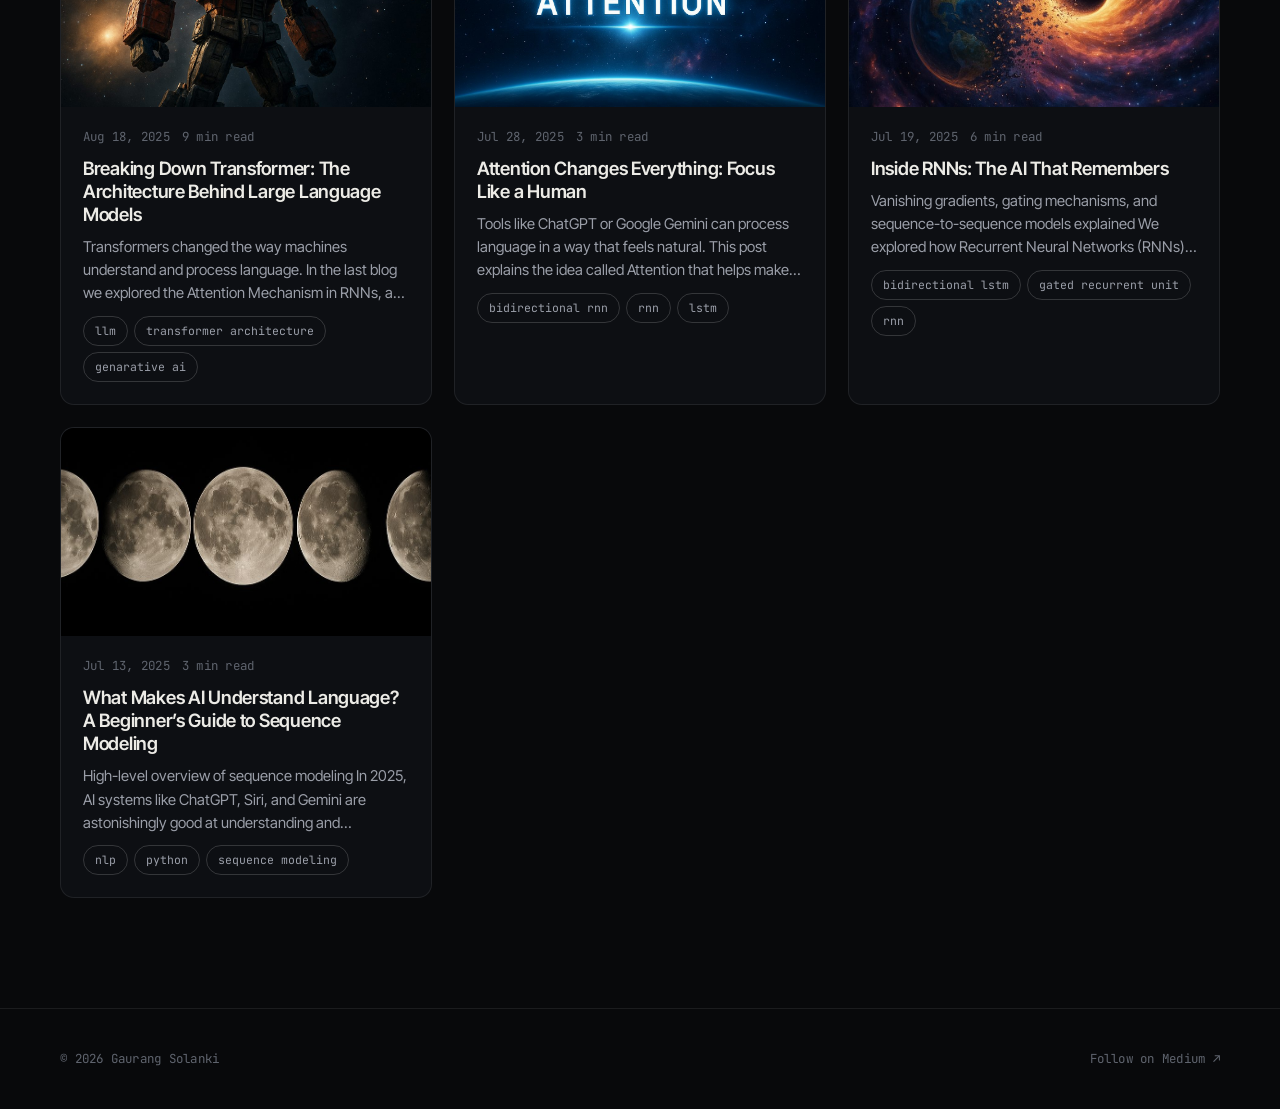
<file: writing.html>
<!DOCTYPE html>
<html lang="en" class="no-js">
<head>
  <meta charset="utf-8">
  <meta name="viewport" content="width=device-width, initial-scale=1, viewport-fit=cover">
  <title>Writing · Gaurang Solanki</title>
  <meta name="description" content="Articles by Gaurang Solanki on computer vision, transformers, LLMs, agents and the engineering behind them.">
  <meta name="theme-color" content="#08090b">
  <link rel="icon" href="assets/img/favicon.svg" type="image/svg+xml">
  <link rel="apple-touch-icon" href="assets/img/apple-touch-icon.png">
  <link rel="preconnect" href="https://fonts.googleapis.com">
  <link rel="preconnect" href="https://fonts.gstatic.com" crossorigin>
  <link href="https://fonts.googleapis.com/css2?family=Inter+Tight:wght@400;500;600;700&family=JetBrains+Mono:wght@400;500;700&display=swap" rel="stylesheet">
  <link rel="stylesheet" href="assets/css/style.css">
  <script>
    document.documentElement.classList.remove("no-js");
    try { var t = localStorage.getItem("theme"); if (t) document.documentElement.dataset.theme = t; } catch (e) {}
  </script>
</head>
<body data-page="writing">
  <a class="skip" href="#main">Skip to content</a>
  <header class="nav" id="nav">
    <div class="wrap nav-in">
      <a class="brand" href="index.html" aria-label="Gaurang Solanki, home"><span class="brand-mark">GS</span><span>Gaurang Solanki</span></a>
      <nav class="nav-links" id="navLinks" aria-label="Primary">
        <a href="index.html#work">Work</a>
        <a href="index.html#day-job">Day job</a>
        <a href="writing.html" class="on">Writing</a>
        <a href="index.html#contact">Contact</a>
      </nav>
      <button class="icon-btn" id="themeBtn" type="button" aria-label="Switch colour theme">
        <svg viewBox="0 0 24 24" fill="none" stroke="currentColor" stroke-width="1.8" stroke-linecap="round"><circle cx="12" cy="12" r="4.2"/><path d="M12 2.5v2.2M12 19.3v2.2M4.6 4.6l1.6 1.6M17.8 17.8l1.6 1.6M2.5 12h2.2M19.3 12h2.2M4.6 19.4l1.6-1.6M17.8 6.2l1.6-1.6"/></svg>
      </button>
      <a class="nav-cta" href="index.html#contact">Let's talk</a>
      <button class="icon-btn menu-btn" id="menuBtn" type="button" aria-label="Open menu" aria-expanded="false" aria-controls="navLinks">
        <svg viewBox="0 0 24 24" fill="none" stroke="currentColor" stroke-width="1.8" stroke-linecap="round"><path d="M4 8h16M4 16h16"/></svg>
      </button>
    </div>
  </header>

  <main id="main">
    <section class="page-head">
      <div class="wrap">
        <p class="eyebrow rv"><b>✎</b> Writing</p>
        <h1 class="rv d1">Notes from building AI.</h1>
        <p class="rv d2">Plain-language deep dives into how models see, read and act, written while I was learning or shipping them. Published on Medium and synced here automatically.</p>
      </div>
    </section>
    <section class="wrap" style="padding-bottom:110px">
      <div class="toolbar rv">
        <label class="search"><svg viewBox="0 0 16 16" fill="none" stroke="currentColor" stroke-width="1.8"><circle cx="7" cy="7" r="4.5"/><path d="m10.5 10.5 3 3"/></svg>
          <span class="sr-only">Search articles</span><input id="q" type="search" placeholder="Search articles" autocomplete="off"></label>
        <div class="filters" id="topics" style="margin:0"></div>
      </div>
      <div class="posts" id="allPostsGrid"><div class="skeleton"></div><div class="skeleton"></div><div class="skeleton"></div></div>
      <p class="empty" id="none" hidden>No articles match that search.</p>
    </section>
  </main>

  <footer class="foot mono">
    <div class="wrap">
      <span>© <span id="year">2026</span> Gaurang Solanki</span>
      <a href="https://medium.com/@gorangsolanki111" target="_blank" rel="noopener">Follow on Medium ↗</a>
    </div>
  </footer>

  <script src="assets/js/data.js"></script>  <script src="assets/js/site.js"></script>
  <script>
    (function () {
      // Topics are grouped from the article tags so the filter stays short.
      const TOPICS = [
        ["all", "All", () => true],
        ["vision", "Computer vision", (t) => /yolo|object detection|cnn|vision/.test(t)],
        ["llm", "LLMs & agents", (t) => /llm|mcp|agent|retrieval|rag|transformer|finite state/.test(t)],
        ["seq", "Sequence models", (t) => /rnn|lstm|attention|sequence|nlp|gated/.test(t)],
        ["eng", "Engineering & stats", (t) => /docker|container|statistic|hypothesis|testing|software/.test(t)],
      ];
      const grid = document.getElementById("allPostsGrid"), q = document.getElementById("q"), none = document.getElementById("none"), topics = document.getElementById("topics");
      let posts = [], topic = "all";
      function render() {
        const term = q.value.trim().toLowerCase();
        const test = TOPICS.find((t) => t[0] === topic)[2];
        const list = posts.filter((p) => {
          const hay = (p.title + " " + p.excerpt + " " + p.tags.join(" ")).toLowerCase();
          return (!term || hay.includes(term)) && test(p.tags.join(" ").toLowerCase() + " " + p.title.toLowerCase());
        });
        grid.innerHTML = list.map(postCard).join("");
        none.hidden = list.length > 0;
        reveal(grid);
      }
      loadPosts().then((p) => {
        posts = p;
        topics.innerHTML = TOPICS.map(([k, label, test]) => {
          const n = posts.filter((x) => test(x.tags.join(" ").toLowerCase() + " " + x.title.toLowerCase())).length;
          return n ? `<button class="filter${k === "all" ? " on" : ""}" type="button" data-t="${k}">${label}<sup>${n}</sup></button>` : "";
        }).join("");
        topics.addEventListener("click", (e) => {
          const b = e.target.closest(".filter"); if (!b) return;
          topic = b.dataset.t;
          topics.querySelectorAll(".filter").forEach((x) => x.classList.toggle("on", x === b));
          render();
        });
        q.addEventListener("input", render);
        render();
      }).catch(() => {
        grid.innerHTML = `<p class="empty" style="grid-column:1/-1">Couldn't load articles. Read them on <a href="${SITE.medium}" style="color:var(--act)">Medium</a>.</p>`;
      });
    })();
  </script>
</body>
</html>
</file>
<file: assets/css/style.css>
/* ============ Tokens ============ */
:root {
  --bg: #08090b;
  --bg-2: #0d0f13;
  --surface: #12151a;
  --surface-2: #181c22;
  --line: rgba(255, 255, 255, 0.08);
  --line-2: rgba(255, 255, 255, 0.16);
  --text: #ecebe6;
  --muted: #9a9ea8;
  --faint: #5f646e;
  --act: #ff6b1a;          /* robot / action */
  --act-ink: #160700;
  --see: #3ee6c4;          /* perception / vision */
  --see-ink: #03140f;
  --shadow: 0 30px 80px -30px rgba(0, 0, 0, 0.7);
  --radius: 14px;
  --gut: clamp(16px, 4vw, 40px);
  --max: 1240px;
  --font: "Inter Tight", system-ui, -apple-system, "Segoe UI", sans-serif;
  --mono: "JetBrains Mono", ui-monospace, "Cascadia Code", Consolas, monospace;
  color-scheme: dark;
}
:root[data-theme="light"] {
  --bg: #f4f2ed;
  --bg-2: #ebe8e1;
  --surface: #ffffff;
  --surface-2: #f7f5f0;
  --line: rgba(17, 19, 23, 0.1);
  --line-2: rgba(17, 19, 23, 0.2);
  --text: #121418;
  --muted: #5b5f68;
  --faint: #8f929a;
  --act: #e2560a;
  --act-ink: #fff;
  --see: #0b9b80;
  --see-ink: #fff;
  --shadow: 0 30px 60px -30px rgba(40, 30, 10, 0.25);
  color-scheme: light;
}

/* ============ Base ============ */
*, *::before, *::after { box-sizing: border-box; }
html { scroll-behavior: smooth; -webkit-text-size-adjust: 100%; }
body {
  margin: 0;
  background: var(--bg);
  color: var(--text);
  font-family: var(--font);
  font-size: 17px;
  line-height: 1.6;
  -webkit-font-smoothing: antialiased;
  overflow-x: hidden;
  transition: background-color .4s, color .4s;
}
img, video, svg, canvas { display: block; max-width: 100%; }
a { color: inherit; text-decoration: none; }
button { font: inherit; color: inherit; background: none; border: 0; cursor: pointer; padding: 0; }
::selection { background: var(--act); color: var(--act-ink); }
:focus-visible { outline: 2px solid var(--see); outline-offset: 3px; border-radius: 4px; }
h1, h2, h3, h4 { margin: 0; font-weight: 600; letter-spacing: -0.02em; line-height: 1.1; }
p { margin: 0; }
.mono { font-family: var(--mono); font-size: 0.78rem; letter-spacing: 0.02em; }
.wrap {
  width: 100%; max-width: var(--max); margin: 0 auto;
  padding: 0 max(var(--gut), env(safe-area-inset-right)) 0 max(var(--gut), env(safe-area-inset-left));
}
.sr-only { position: absolute; width: 1px; height: 1px; overflow: hidden; clip: rect(0 0 0 0); white-space: nowrap; }
.skip { position: absolute; left: -999px; top: 8px; z-index: 100; background: var(--act); color: var(--act-ink); padding: 8px 14px; border-radius: 8px; }
.skip:focus { left: 8px; }

/* ============ Nav ============ */
.nav {
  position: fixed; inset: 0 0 auto 0; z-index: 50;
  transition: background-color .3s, border-color .3s, transform .35s;
  border-bottom: 1px solid transparent;
}
.nav.scrolled { background: color-mix(in srgb, var(--bg) 82%, transparent); backdrop-filter: blur(14px); -webkit-backdrop-filter: blur(14px); border-color: var(--line); }
.nav.hide { transform: translateY(-100%); }
.nav-in { display: flex; align-items: center; gap: 24px; height: 68px; }
.brand { display: flex; align-items: center; gap: 10px; font-weight: 600; letter-spacing: -0.01em; }
.brand-mark {
  width: 30px; height: 30px; border-radius: 8px; display: grid; place-items: center;
  background: var(--text); color: var(--bg); font-family: var(--mono); font-size: 12px; font-weight: 700;
}
.nav-links { display: flex; gap: 4px; margin-left: auto; }
.nav-links a { padding: 8px 12px; border-radius: 8px; font-size: 0.92rem; color: var(--muted); transition: color .2s, background-color .2s; }
.nav-links a:hover, .nav-links a.on { color: var(--text); background: var(--surface); }
.nav-cta { padding: 9px 16px; border-radius: 999px; background: var(--text); color: var(--bg); font-size: 0.9rem; font-weight: 500; transition: transform .2s; }
.nav-cta:hover { transform: translateY(-1px); }
.icon-btn { width: 38px; height: 38px; border-radius: 10px; display: grid; place-items: center; color: var(--muted); border: 1px solid var(--line); transition: color .2s, border-color .2s; }
.icon-btn:hover { color: var(--text); border-color: var(--line-2); }
.icon-btn svg { width: 18px; height: 18px; }
.menu-btn { display: none; }
@media (max-width: 860px) {
  .nav-links { position: fixed; inset: 68px 0 auto 0; flex-direction: column; padding: 12px var(--gut) 20px; background: var(--bg); border-bottom: 1px solid var(--line); transform: translateY(-120%); opacity: 0; transition: transform .35s, opacity .25s; margin: 0; }
  .nav-links { visibility: hidden; }
  .nav-links.open { transform: none; opacity: 1; visibility: visible; }
  #themeBtn { margin-left: auto; }
  .nav-links a { padding: 14px 4px; font-size: 1.1rem; border-bottom: 1px solid var(--line); border-radius: 0; background: none !important; }
  .menu-btn { display: grid; }
  .nav-cta { display: none; }
}

/* ============ Buttons, chips ============ */
.btn {
  display: inline-flex; align-items: center; gap: 10px; padding: 14px 22px; border-radius: 999px;
  font-weight: 500; font-size: 0.98rem; transition: transform .2s, background-color .2s, border-color .2s;
  border: 1px solid var(--line-2);
}
.btn:hover { transform: translateY(-2px); border-color: var(--text); }
.btn-act { background: var(--act); color: var(--act-ink); border-color: var(--act); }
.btn-act:hover { border-color: var(--act); filter: brightness(1.08); }
.btn svg { width: 16px; height: 16px; }
.chip { display: inline-flex; align-items: center; gap: 6px; padding: 5px 11px; border-radius: 999px; border: 1px solid var(--line-2); font-family: var(--mono); font-size: 0.72rem; color: var(--muted); white-space: nowrap; }
.chip.act { color: var(--act); border-color: color-mix(in srgb, var(--act) 45%, transparent); }
.chip.see { color: var(--see); border-color: color-mix(in srgb, var(--see) 45%, transparent); }
.dot { width: 7px; height: 7px; border-radius: 50%; background: currentColor; display: inline-block; }
.dot.pulse { animation: pulse 1.8s infinite; }
@keyframes pulse { 0%, 100% { opacity: 1; } 50% { opacity: .25; } }

/* ============ Hero ============ */
.hero { position: relative; min-height: 100vh; min-height: 100svh; display: flex; align-items: stretch; overflow: hidden; isolation: isolate; }
#lab { position: absolute; inset: 0; width: 100%; height: 100%; z-index: -1; touch-action: manipulation; cursor: crosshair; }
.hero-in { position: relative; display: flex; flex-direction: column; justify-content: center; padding-top: 110px; padding-bottom: 120px; pointer-events: none; }
.hero-in a, .hero-in button { pointer-events: auto; }
.hero-kicker { display: flex; flex-wrap: wrap; gap: 8px; margin-bottom: 28px; }
.hero h1 { font-size: clamp(2.6rem, min(7.4vw, 13vh), 6.4rem); font-weight: 600; letter-spacing: -0.045em; line-height: 0.95; max-width: 11ch; }
.hero h1 .accent { color: var(--act); }
.hero h1 .see { color: var(--see); }
.hero-sub { margin-top: 28px; max-width: 34rem; font-size: clamp(1.05rem, 1.6vw, 1.22rem); color: var(--muted); }
.hero-sub strong { color: var(--text); font-weight: 500; }
.hero-cta { margin-top: 36px; display: flex; flex-wrap: wrap; gap: 12px; }
.hero-hint { position: absolute; left: var(--gut); bottom: 32px; display: flex; align-items: center; gap: 10px; color: var(--muted); pointer-events: none; }
.hero-hint .key { border: 1px solid var(--line-2); border-radius: 6px; padding: 2px 7px; color: var(--text); }
.scroll-cue { position: absolute; right: var(--gut); bottom: 32px; color: var(--faint); writing-mode: vertical-rl; letter-spacing: .2em; }
@media (max-width: 860px) {
  .hero-in { justify-content: flex-start; padding-top: 104px; padding-bottom: 46vh; }
  .hero h1 { max-width: none; }
  .hero-kicker { gap: 6px; margin-bottom: 22px; }
  .hero-kicker .chip { padding: 5px 10px; font-size: 0.7rem; gap: 5px; }
  .hero-kicker .chip.act { display: none; } /* "AI engineer" is already in the intro line */
  .scroll-cue { display: none; }
  .hero-hint { bottom: 18px; right: var(--gut); }
}

/* ============ Sections ============ */
.sec { padding: clamp(80px, 12vw, 150px) 0; position: relative; }
.sec + .sec { border-top: 1px solid var(--line); }
.sec-head { display: grid; grid-template-columns: 1fr; gap: 18px; margin-bottom: clamp(40px, 6vw, 70px); }
.eyebrow { display: inline-flex; align-items: center; gap: 10px; color: var(--muted); font-family: var(--mono); font-size: 0.75rem; text-transform: uppercase; letter-spacing: 0.14em; }
.eyebrow b { color: var(--act); font-weight: 500; }
.sec-title { font-size: clamp(2rem, 4.6vw, 3.6rem); letter-spacing: -0.035em; max-width: 18ch; }
.sec-lead { color: var(--muted); max-width: 40rem; font-size: 1.08rem; }
@media (min-width: 900px) {
  .sec-head.split { grid-template-columns: 1.2fr 1fr; align-items: end; }
}

/* ============ Ticker ============ */
.ticker { border-top: 1px solid var(--line); border-bottom: 1px solid var(--line); overflow: hidden; background: var(--bg-2); }
.ticker-track { display: flex; width: max-content; animation: tick 50s linear infinite; }
.ticker-track span { display: inline-flex; align-items: center; gap: 22px; padding: 18px 22px; font-family: var(--mono); font-size: 0.82rem; color: var(--muted); white-space: nowrap; }
.ticker-track span::after { content: ""; width: 6px; height: 6px; background: var(--act); transform: rotate(45deg); }
@keyframes tick { to { transform: translateX(-50%); } }

/* ============ Focus areas ============ */
.focus { display: grid; grid-template-columns: repeat(3, 1fr); gap: 1px; background: var(--line); border: 1px solid var(--line); border-radius: var(--radius); overflow: hidden; }
.focus-card { background: var(--bg); padding: clamp(24px, 3vw, 38px); display: flex; flex-direction: column; gap: 18px; min-height: 380px; position: relative; transition: background-color .3s; }
.focus-card:hover { background: var(--bg-2); }
.focus-ico { width: 52px; height: 52px; border-radius: 12px; border: 1px solid var(--line-2); display: grid; place-items: center; color: var(--text); }
.focus-ico.see { color: var(--see); }
.focus-ico.act { color: var(--act); }
.focus-ico svg { width: 26px; height: 26px; }
.focus-card h3 { font-size: 1.5rem; }
.focus-card p { color: var(--muted); }
.focus-card ul { list-style: none; margin: auto 0 0; padding: 18px 0 0; border-top: 1px dashed var(--line-2); display: flex; flex-wrap: wrap; gap: 6px; }
@media (max-width: 960px) { .focus { grid-template-columns: 1fr; } .focus-card { min-height: 0; } }

/* ============ Day job ============ */
.dayjob { display: grid; grid-template-columns: 0.9fr 1.4fr; gap: clamp(28px, 6vw, 90px); align-items: start; }
.dayjob-meta { position: sticky; top: 100px; display: flex; flex-direction: column; gap: 18px; }
.dayjob-co { font-size: clamp(1.6rem, 3vw, 2.3rem); letter-spacing: -0.03em; }
.dayjob-co small { display: block; font-size: 0.95rem; color: var(--muted); letter-spacing: 0; font-weight: 400; margin-top: 8px; }
.dayjob-text { font-size: clamp(1.15rem, 2vw, 1.5rem); line-height: 1.55; letter-spacing: -0.012em; color: var(--muted); }
.dayjob-text em { font-style: normal; color: var(--text); }
.pillars { margin-top: 40px; display: grid; grid-template-columns: repeat(3, 1fr); gap: 14px; }
.pillar { border: 1px solid var(--line); border-radius: 12px; padding: 18px; }
.pillar b { display: block; margin-bottom: 6px; font-weight: 600; }
.pillar span { color: var(--muted); font-size: 0.93rem; line-height: 1.5; display: block; }
@media (max-width: 900px) { .dayjob { grid-template-columns: 1fr; } .dayjob-meta { position: static; } .pillars { grid-template-columns: 1fr; } }

/* ============ Projects ============ */
.filters { display: flex; flex-wrap: wrap; gap: 8px; margin-bottom: 28px; }
.filter { padding: 9px 16px; border-radius: 999px; border: 1px solid var(--line-2); font-size: 0.9rem; color: var(--muted); transition: all .2s; }
.filter:hover { color: var(--text); }
.filter.on { background: var(--text); color: var(--bg); border-color: var(--text); }
.filter sup { font-family: var(--mono); font-size: 0.65rem; margin-left: 3px; opacity: .7; }


.grid { display: grid; grid-template-columns: repeat(3, 1fr); gap: 22px; }
@media (max-width: 1000px) { .grid { grid-template-columns: repeat(2, 1fr); } }
@media (max-width: 640px) { .grid { grid-template-columns: 1fr; } }
.grid-2 { grid-template-columns: repeat(2, 1fr); gap: 26px; }
.grid-2 .card h3 { font-size: clamp(1.4rem, 2.4vw, 1.9rem); }
.grid-2 .card p { font-size: 1.02rem; }
.grid-2 .card-body { padding: 26px 28px; }
@media (max-width: 760px) { .grid-2 { grid-template-columns: 1fr; } }

.card {
  display: flex; flex-direction: column; border: 1px solid var(--line); border-radius: var(--radius); overflow: hidden;
  background: var(--bg-2); transition: transform .35s cubic-bezier(.2, .7, .2, 1), border-color .3s, box-shadow .35s;
  position: relative;
}
.card:hover { transform: translateY(-6px); border-color: var(--line-2); box-shadow: var(--shadow); }
.card.hidden { display: none; }
.card-media { aspect-ratio: 16 / 10; overflow: hidden; background: #0b0d11; position: relative; }
.card-media img { width: 100%; height: 100%; object-fit: cover; transition: transform .7s cubic-bezier(.2, .7, .2, 1); }
.card:hover .card-media img { transform: scale(1.05); }
/* detection-box hover effect */
.card-media::after {
  content: ""; position: absolute; inset: 14px; pointer-events: none; opacity: 0; transition: opacity .3s, inset .4s;
  background:
    linear-gradient(var(--see), var(--see)) top left / 18px 2px no-repeat,
    linear-gradient(var(--see), var(--see)) top left / 2px 18px no-repeat,
    linear-gradient(var(--see), var(--see)) top right / 18px 2px no-repeat,
    linear-gradient(var(--see), var(--see)) top right / 2px 18px no-repeat,
    linear-gradient(var(--see), var(--see)) bottom left / 18px 2px no-repeat,
    linear-gradient(var(--see), var(--see)) bottom left / 2px 18px no-repeat,
    linear-gradient(var(--see), var(--see)) bottom right / 18px 2px no-repeat,
    linear-gradient(var(--see), var(--see)) bottom right / 2px 18px no-repeat;
}
.card:hover .card-media::after { opacity: 1; inset: 22px; }
.card-status { position: absolute; top: 12px; left: 12px; z-index: 2; background: color-mix(in srgb, #0b0d11 75%, transparent); backdrop-filter: blur(6px); color: #ecebe6; border-color: rgba(255,255,255,.18); }
.card-body { padding: 22px; display: flex; flex-direction: column; gap: 10px; flex: 1; }
.card-meta { display: flex; justify-content: space-between; gap: 10px; color: var(--faint); }
.card h3 { font-size: 1.32rem; }
.card p { color: var(--muted); font-size: 0.96rem; line-height: 1.55; }
.card-tags { display: flex; flex-wrap: wrap; gap: 6px; margin-top: auto; padding-top: 10px; }
.card-arrow { position: absolute; right: 18px; bottom: 20px; width: 34px; height: 34px; border-radius: 50%; display: grid; place-items: center; border: 1px solid var(--line-2); transition: background-color .25s, color .25s, transform .25s; }
.card:hover .card-arrow { background: var(--act); color: var(--act-ink); border-color: var(--act); transform: rotate(-45deg); }
.card-arrow svg { width: 14px; height: 14px; }
.card-tags { padding-right: 44px; }

/* Archive */
.archive { margin-top: 64px; border-top: 1px solid var(--line); }
.archive-toggle { width: 100%; display: flex; align-items: center; gap: 16px; padding: 28px 0; text-align: left; }
.archive-toggle h3 { font-size: clamp(1.4rem, 2.6vw, 2rem); }
.archive-toggle .mono { color: var(--muted); }
.archive-plus { margin-left: auto; width: 44px; height: 44px; border-radius: 50%; border: 1px solid var(--line-2); position: relative; transition: transform .35s, background-color .25s; flex: none; }
.archive-plus::before, .archive-plus::after { content: ""; position: absolute; left: 50%; top: 50%; width: 14px; height: 1.5px; background: currentColor; transform: translate(-50%, -50%); }
.archive-plus::after { transform: translate(-50%, -50%) rotate(90deg); }
.archive.open .archive-plus { transform: rotate(45deg); background: var(--surface); }
.archive-panel { display: grid; grid-template-rows: 0fr; transition: grid-template-rows .55s cubic-bezier(.2, .7, .2, 1); }
.archive.open .archive-panel { grid-template-rows: 1fr; }
.archive-inner { overflow: hidden; }
.archive-grid { display: grid; grid-template-columns: repeat(auto-fill, minmax(230px, 1fr)); gap: 16px; padding-bottom: 12px; }
.arc { border: 1px solid var(--line); border-radius: 12px; overflow: hidden; background: var(--bg-2); transition: border-color .25s, transform .3s; }
.arc:hover { border-color: var(--line-2); transform: translateY(-3px); }
.arc img { aspect-ratio: 16 / 9; object-fit: cover; width: 100%; filter: grayscale(.6); transition: filter .3s; }
.arc:hover img { filter: none; }
.arc div { padding: 12px 14px 14px; }
.arc b { display: block; font-weight: 500; font-size: 0.98rem; }
.arc span { color: var(--faint); }

/* ============ Toolkit ============ */
.kit { display: grid; grid-template-columns: repeat(auto-fit, minmax(260px, 1fr)); gap: 1px; background: var(--line); border: 1px solid var(--line); border-radius: var(--radius); overflow: hidden; }
.kit-col { background: var(--bg); padding: 26px; }
.kit-col h3 { font-size: 1.05rem; margin-bottom: 16px; display: flex; align-items: center; gap: 10px; }
.kit-col h3 .mono { color: var(--act); }
.kit-col ul { list-style: none; margin: 0; padding: 0; display: flex; flex-wrap: wrap; gap: 6px; }
.kit-col li { padding: 6px 11px; border-radius: 8px; background: var(--surface); border: 1px solid var(--line); font-size: 0.88rem; }

/* ============ Principles ============ */
.principles { display: grid; grid-template-columns: repeat(4, 1fr); gap: 22px; counter-reset: p; }
.principle { border-top: 1px solid var(--line-2); padding-top: 22px; counter-increment: p; }
.principle::before { content: "0" counter(p); font-family: var(--mono); font-size: 0.75rem; color: var(--act); display: block; margin-bottom: 18px; }
.principle h3 { font-size: 1.2rem; margin-bottom: 10px; }
.principle p { color: var(--muted); font-size: 0.96rem; }
@media (max-width: 1000px) { .principles { grid-template-columns: repeat(2, 1fr); } }
@media (max-width: 560px) { .principles { grid-template-columns: 1fr; } }

/* ============ Writing ============ */
.posts { display: grid; grid-template-columns: repeat(3, 1fr); gap: 22px; }
.posts.lead-first .post:first-child { grid-column: span 2; grid-row: span 2; }
.posts.lead-first .post:first-child .post-media { aspect-ratio: auto; flex: 1; min-height: 260px; }
.posts.lead-first .post:first-child h3 { font-size: clamp(1.4rem, 2.4vw, 2rem); }
@media (max-width: 1000px) { .posts { grid-template-columns: repeat(2, 1fr); } .posts.lead-first .post:first-child { grid-column: span 2; grid-row: auto; } }
@media (max-width: 640px) { .posts { grid-template-columns: 1fr; } .posts.lead-first .post:first-child { grid-column: auto; } }
.post { display: flex; flex-direction: column; border: 1px solid var(--line); border-radius: var(--radius); overflow: hidden; background: var(--bg-2); transition: transform .35s cubic-bezier(.2, .7, .2, 1), border-color .3s; }
.post:hover { transform: translateY(-5px); border-color: var(--line-2); }
.post-media { aspect-ratio: 16 / 9; background: #fff; overflow: hidden; position: relative; }
.post-media img { width: 100%; height: 100%; object-fit: cover; transition: transform .7s; }
.post:hover .post-media img { transform: scale(1.04); }
.post-media.fallback { background: var(--surface); display: grid; place-items: center; color: var(--faint); }
.post-body { padding: 20px 22px 22px; display: flex; flex-direction: column; gap: 10px; }
.post-meta { display: flex; gap: 12px; color: var(--faint); flex-wrap: wrap; }
.post h3 { font-size: 1.15rem; line-height: 1.25; letter-spacing: -0.015em; }
.post p { color: var(--muted); font-size: 0.93rem; line-height: 1.55; display: -webkit-box; -webkit-line-clamp: 3; -webkit-box-orient: vertical; overflow: hidden; }
.post-tags { display: flex; flex-wrap: wrap; gap: 6px; }
.sec-foot { margin-top: 36px; display: flex; justify-content: center; }
.skeleton { background: linear-gradient(90deg, var(--surface) 0%, var(--surface-2) 50%, var(--surface) 100%); background-size: 200% 100%; animation: shimmer 1.4s infinite; border-radius: var(--radius); min-height: 320px; }
@keyframes shimmer { to { background-position: -200% 0; } }

/* Writing page */
.page-head { padding: 150px 0 50px; }
.page-head h1 { font-size: clamp(2.6rem, 6vw, 5rem); letter-spacing: -0.045em; }
.page-head p { color: var(--muted); max-width: 38rem; margin-top: 18px; font-size: 1.1rem; }
.toolbar { display: flex; flex-wrap: wrap; gap: 12px; align-items: center; margin-bottom: 30px; }
.search { flex: 1 1 240px; max-width: 360px; display: flex; align-items: center; gap: 10px; border: 1px solid var(--line-2); border-radius: 999px; padding: 0 16px; }
.search input { flex: 1; background: none; border: 0; color: var(--text); font: inherit; padding: 11px 0; outline: none; min-width: 0; }
.search svg { width: 16px; height: 16px; color: var(--faint); }
.empty { padding: 60px 0; text-align: center; color: var(--muted); }

/* ============ Contact ============ */
.contact { text-align: left; }
.contact-big { font-size: clamp(2.6rem, 8vw, 7rem); letter-spacing: -0.05em; line-height: 0.95; font-weight: 600; max-width: 14ch; }
.contact-big span { color: var(--act); }
.contact-row { margin-top: 48px; display: flex; flex-wrap: wrap; gap: 14px; align-items: center; }
.mail { display: inline-flex; align-items: center; gap: 14px; padding: 18px 26px; border-radius: 999px; border: 1px solid var(--line-2); font-size: clamp(1rem, 2vw, 1.25rem); transition: border-color .2s, background-color .2s; }
.mail:hover { border-color: var(--act); }
.mail .mono { color: var(--muted); }
.mail.copied .mono { color: var(--see); }
.socials { display: flex; gap: 10px; }
.socials a { width: 58px; height: 58px; border-radius: 50%; border: 1px solid var(--line-2); display: grid; place-items: center; transition: background-color .2s, color .2s, border-color .2s, transform .2s; }
.socials a:hover { background: var(--text); color: var(--bg); border-color: var(--text); transform: translateY(-2px); }
.socials svg { width: 20px; height: 20px; }

/* ============ Footer ============ */
.foot { border-top: 1px solid var(--line); padding: 28px 0; color: var(--faint); }
.foot .wrap { display: flex; flex-wrap: wrap; gap: 16px; justify-content: space-between; align-items: center; }
.foot a:hover { color: var(--text); }

/* ============ Project page ============ */
.p-hero { padding: 120px 0 40px; }
.crumbs { display: flex; gap: 8px; align-items: center; color: var(--faint); margin-bottom: 30px; }
.crumbs a:hover { color: var(--text); }
.p-title { font-size: clamp(2.6rem, 7vw, 5.6rem); letter-spacing: -0.05em; line-height: 0.95; }
.p-tagline { margin-top: 22px; font-size: clamp(1.15rem, 2vw, 1.5rem); color: var(--muted); max-width: 44rem; line-height: 1.45; }
.p-meta { margin-top: 34px; display: grid; grid-template-columns: repeat(4, auto); gap: 14px 40px; justify-content: start; border-top: 1px solid var(--line); padding-top: 22px; }
.p-meta dt { color: var(--faint); font-family: var(--mono); font-size: 0.72rem; text-transform: uppercase; letter-spacing: .12em; margin-bottom: 6px; }
.p-meta dd { margin: 0; font-weight: 500; }
@media (max-width: 700px) { .p-meta { grid-template-columns: repeat(2, 1fr); } }
.p-links { display: flex; flex-wrap: wrap; gap: 10px; margin-top: 30px; }
.p-media { margin-top: 20px; border-radius: calc(var(--radius) + 4px); overflow: hidden; border: 1px solid var(--line); background: #0b0d11; aspect-ratio: 16 / 9; position: relative; }
.p-media img, .p-media video, .p-media iframe { width: 100%; height: 100%; object-fit: cover; border: 0; }
.p-media.contain img, .p-media.contain video { object-fit: contain; background: #fff; }
.p-media .yt { position: absolute; inset: 0; display: grid; place-items: center; }
.p-media .yt img { position: absolute; inset: 0; }
.play { position: relative; width: 84px; height: 84px; border-radius: 50%; background: var(--act); color: var(--act-ink); display: grid; place-items: center; box-shadow: 0 10px 40px rgba(0,0,0,.4); transition: transform .2s; }
.play:hover { transform: scale(1.08); }
.play svg { width: 28px; height: 28px; margin-left: 4px; }
.p-metrics { display: grid; grid-template-columns: repeat(auto-fit, minmax(170px, 1fr)); gap: 1px; background: var(--line); border: 1px solid var(--line); border-radius: var(--radius); overflow: hidden; margin: 40px 0 0; }
.p-metrics div { background: var(--bg); padding: 24px; }
.p-metrics b { display: block; font-size: clamp(1.8rem, 3vw, 2.4rem); letter-spacing: -0.04em; font-weight: 600; color: var(--act); }
.p-metrics span { color: var(--muted); font-size: 0.92rem; }
.p-body { display: grid; grid-template-columns: 240px 1fr; gap: clamp(30px, 6vw, 90px); padding: 80px 0; }
.p-toc { position: sticky; top: 100px; align-self: start; display: flex; flex-direction: column; gap: 4px; }
.p-toc a { color: var(--faint); padding: 6px 0 6px 14px; border-left: 1px solid var(--line); transition: color .2s, border-color .2s; font-size: 0.92rem; }
.p-toc a:hover, .p-toc a.on { color: var(--text); border-color: var(--act); }
.p-toc .stack { margin-top: 28px; display: flex; flex-wrap: wrap; gap: 6px; }
.p-content { max-width: 46rem; }
.p-summary { font-size: clamp(1.2rem, 2vw, 1.5rem); line-height: 1.5; letter-spacing: -0.012em; margin-bottom: 60px; }
.p-sec { margin-bottom: 64px; scroll-margin-top: 100px; }
.p-sec h2 { font-size: clamp(1.5rem, 2.6vw, 2rem); margin-bottom: 22px; letter-spacing: -0.03em; }
.p-sec p { color: var(--muted); margin-bottom: 16px; font-size: 1.05rem; line-height: 1.7; }
.p-sec ul { margin: 0; padding: 0; list-style: none; display: flex; flex-direction: column; gap: 12px; }
.p-sec li { color: var(--muted); padding-left: 26px; position: relative; line-height: 1.6; }
.p-sec li::before { content: ""; position: absolute; left: 2px; top: 10px; width: 8px; height: 8px; border: 1.5px solid var(--act); transform: rotate(45deg); }
.steps { display: grid; gap: 1px; background: var(--line); border: 1px solid var(--line); border-radius: var(--radius); overflow: hidden; margin: 6px 0 20px; counter-reset: s; }
.step { background: var(--bg-2); padding: 20px 22px; display: grid; grid-template-columns: 54px 1fr; gap: 6px 14px; counter-increment: s; }
.step::before { content: "0" counter(s); grid-row: span 2; font-family: var(--mono); font-size: 0.8rem; color: var(--see); padding-top: 3px; }
.step b { font-weight: 600; }
.step span { color: var(--muted); font-size: 0.97rem; line-height: 1.6; }
@media (max-width: 860px) { .p-body { grid-template-columns: 1fr; padding: 50px 0; } .p-toc { position: static; flex-direction: row; flex-wrap: wrap; gap: 6px 14px; } .p-toc a { border: 0; padding: 0; } }

#gallery { border-top: 1px solid var(--line); padding-top: 70px; }
.gallery { columns: 3 320px; column-gap: 18px; }
.g-item { break-inside: avoid; margin-bottom: 18px; border: 1px solid var(--line); border-radius: 12px; overflow: hidden; background: var(--bg-2); cursor: zoom-in; transition: border-color .25s; width: 100%; text-align: left; display: block; }
.g-item:hover { border-color: var(--line-2); }
.g-item .g-frame { background: #0b0d11; position: relative; }
.g-item.contain .g-frame { background: #fff; }
.g-item img, .g-item video { width: 100%; height: auto; }
.g-item figcaption { padding: 12px 16px; color: var(--muted); font-size: 0.9rem; }
.g-item .g-type { position: absolute; right: 10px; top: 10px; }

.next-proj { display: grid; grid-template-columns: 1fr 1fr; gap: 22px; padding-bottom: 90px; }
.next-proj a { border: 1px solid var(--line); border-radius: var(--radius); padding: 28px; display: flex; flex-direction: column; gap: 8px; transition: border-color .25s, background-color .25s; }
.next-proj a:hover { border-color: var(--act); background: var(--bg-2); }
.next-proj a:last-child { text-align: right; }
.next-proj .mono { color: var(--faint); }
.next-proj b { font-size: clamp(1.3rem, 2.4vw, 1.9rem); font-weight: 600; letter-spacing: -0.03em; }
@media (max-width: 640px) { .next-proj { grid-template-columns: 1fr; } .next-proj a:last-child { text-align: left; } }

/* Lightbox */
.lb { position: fixed; inset: 0; z-index: 100; background: rgba(4, 5, 7, 0.94); display: none; align-items: center; justify-content: center; padding: 60px 16px; }
.lb.open { display: flex; }
.lb-stage { max-width: min(1400px, 100%); max-height: 100%; display: flex; flex-direction: column; gap: 14px; align-items: center; }
.lb-stage img, .lb-stage video { max-height: calc(100vh - 160px); width: auto; max-width: 100%; border-radius: 8px; background: #fff; }
.lb-cap { color: #b8bbc2; text-align: center; max-width: 60ch; }
.lb-btn { position: absolute; width: 48px; height: 48px; border-radius: 50%; border: 1px solid rgba(255,255,255,.2); color: #fff; display: grid; place-items: center; background: rgba(0,0,0,.4); }
.lb-btn:hover { background: rgba(255,255,255,.12); }
.lb-btn svg { width: 18px; height: 18px; }
.lb-close { top: 16px; right: 16px; }
.lb-prev { left: 16px; top: 50%; transform: translateY(-50%); }
.lb-next { right: 16px; top: 50%; transform: translateY(-50%); }
.lb-count { position: absolute; top: 28px; left: 24px; color: #8d939e; }

/* ============ Touch & small screens ============ */
a, button { -webkit-tap-highlight-color: transparent; touch-action: manipulation; }
.brand { min-height: 44px; }
.foot a, .crumbs a { display: inline-flex; align-items: center; min-height: 44px; }
.foot { padding-bottom: max(28px, env(safe-area-inset-bottom)); }
.hero-hint .touch-only { display: none; }

/* Phones and tablets: no sticky hover lift after a tap, bigger tap targets */
@media (hover: none) {
  .card:hover, .post:hover, .arc:hover, .btn:hover, .nav-cta:hover, .socials a:hover { transform: none; }
  .card:hover .card-media img, .post:hover .post-media img { transform: none; }
  .card:hover .card-media::after { opacity: 0; }
  .card:hover .card-arrow { transform: none; background: none; color: inherit; border-color: var(--line-2); }
  .card:active { transform: scale(.985); }
  .post:active, .arc:active { transform: scale(.985); }
  .hero-hint .mouse-only { display: none; }
  .hero-hint .touch-only { display: inline; }
}
@media (max-width: 860px) {
  .p-toc a { padding: 10px 0; }
  .p-toc { gap: 0 18px; }
}
@media (max-width: 420px) {
  .hero-hint .long { display: none; }
  .contact-row { flex-direction: column; align-items: stretch; }
  .mail { justify-content: space-between; font-size: 1rem; padding: 16px 20px; }
  .mail span:first-child { overflow-wrap: anywhere; }
  .socials { justify-content: flex-start; }
  .p-metrics { grid-template-columns: 1fr 1fr; }
  .p-metrics div { padding: 18px 16px; }
  .lb-prev, .lb-next { top: auto; bottom: 16px; transform: none; }
}

/* ============ Reveal ============ */
.rv { opacity: 0; transform: translateY(26px); transition: opacity .9s cubic-bezier(.2, .7, .2, 1), transform .9s cubic-bezier(.2, .7, .2, 1); }
.rv.in { opacity: 1; transform: none; }
.rv.d1 { transition-delay: .08s; } .rv.d2 { transition-delay: .16s; } .rv.d3 { transition-delay: .24s; }
.no-js .rv { opacity: 1; transform: none; }

@media (prefers-reduced-motion: reduce) {
  html { scroll-behavior: auto; }
  *, *::before, *::after { animation-duration: .001ms !important; animation-iteration-count: 1 !important; transition-duration: .001ms !important; }
  .rv { opacity: 1; transform: none; }
}
</file>
